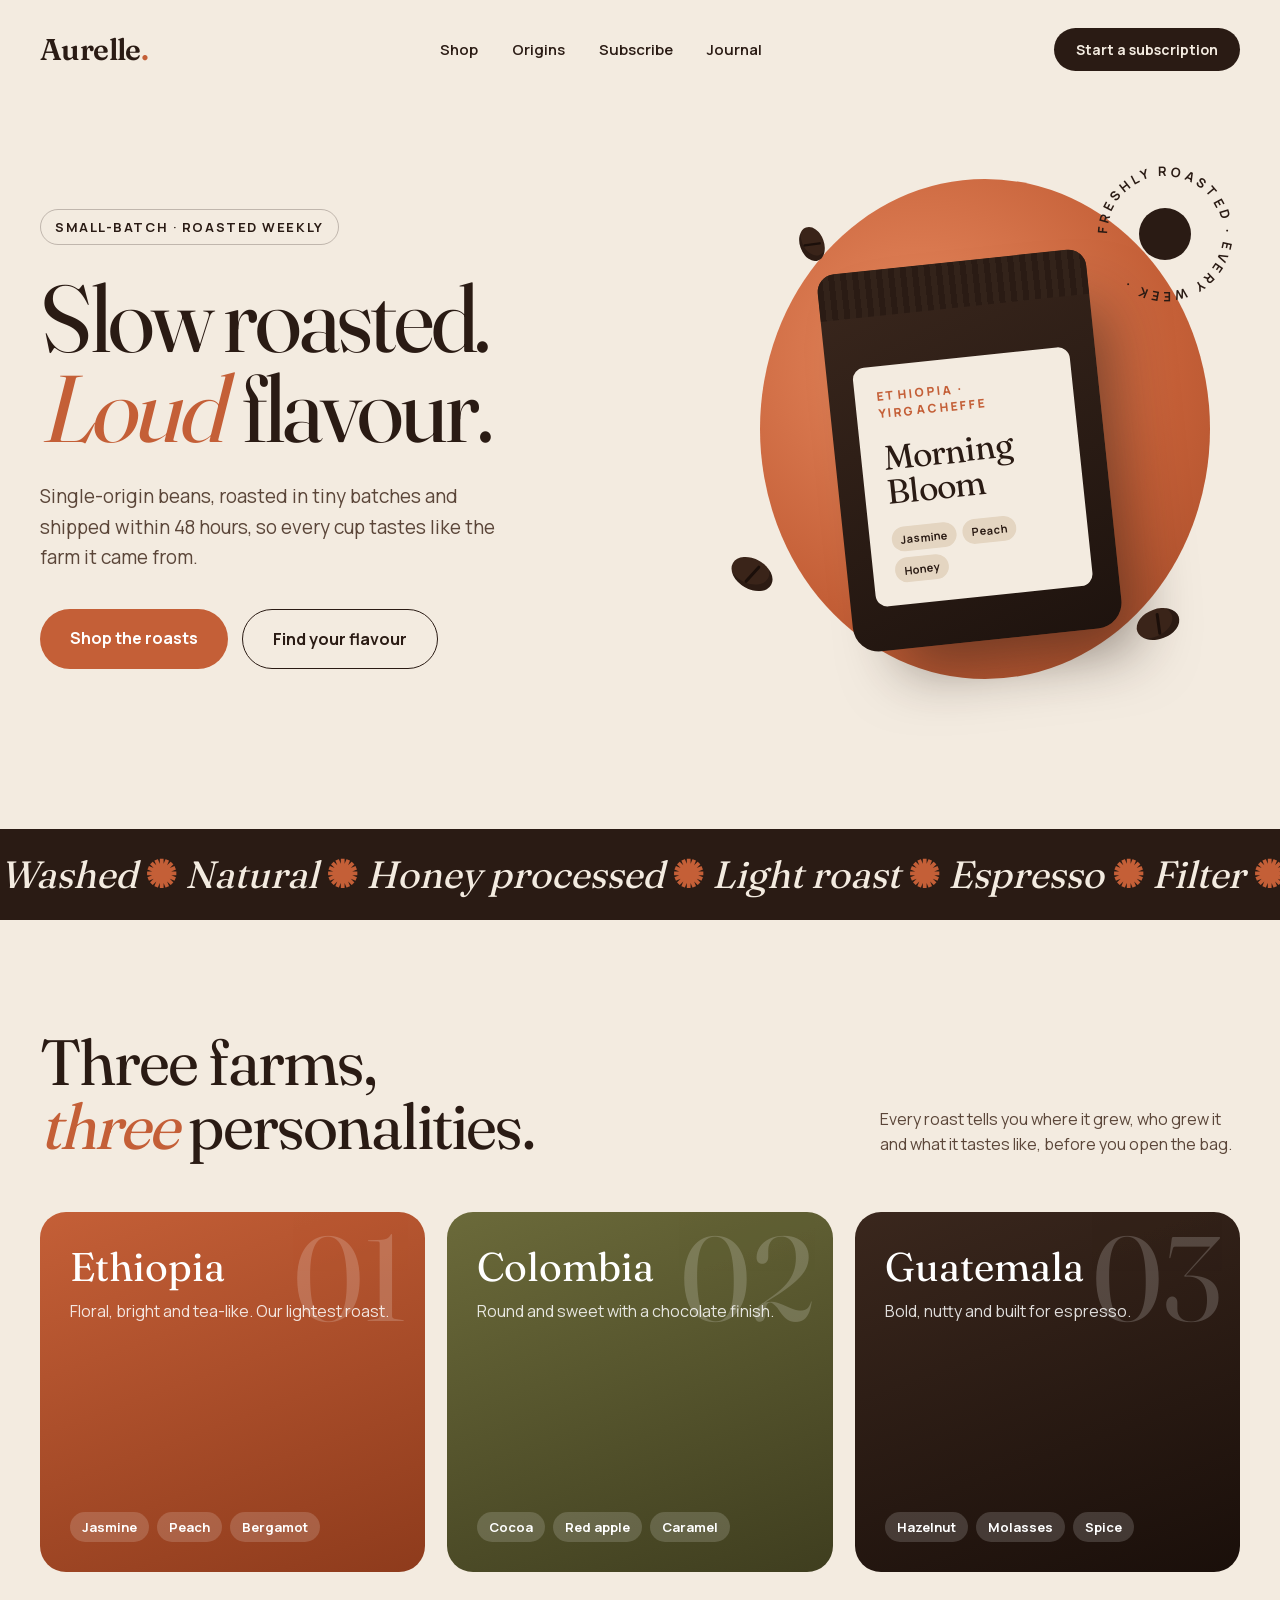
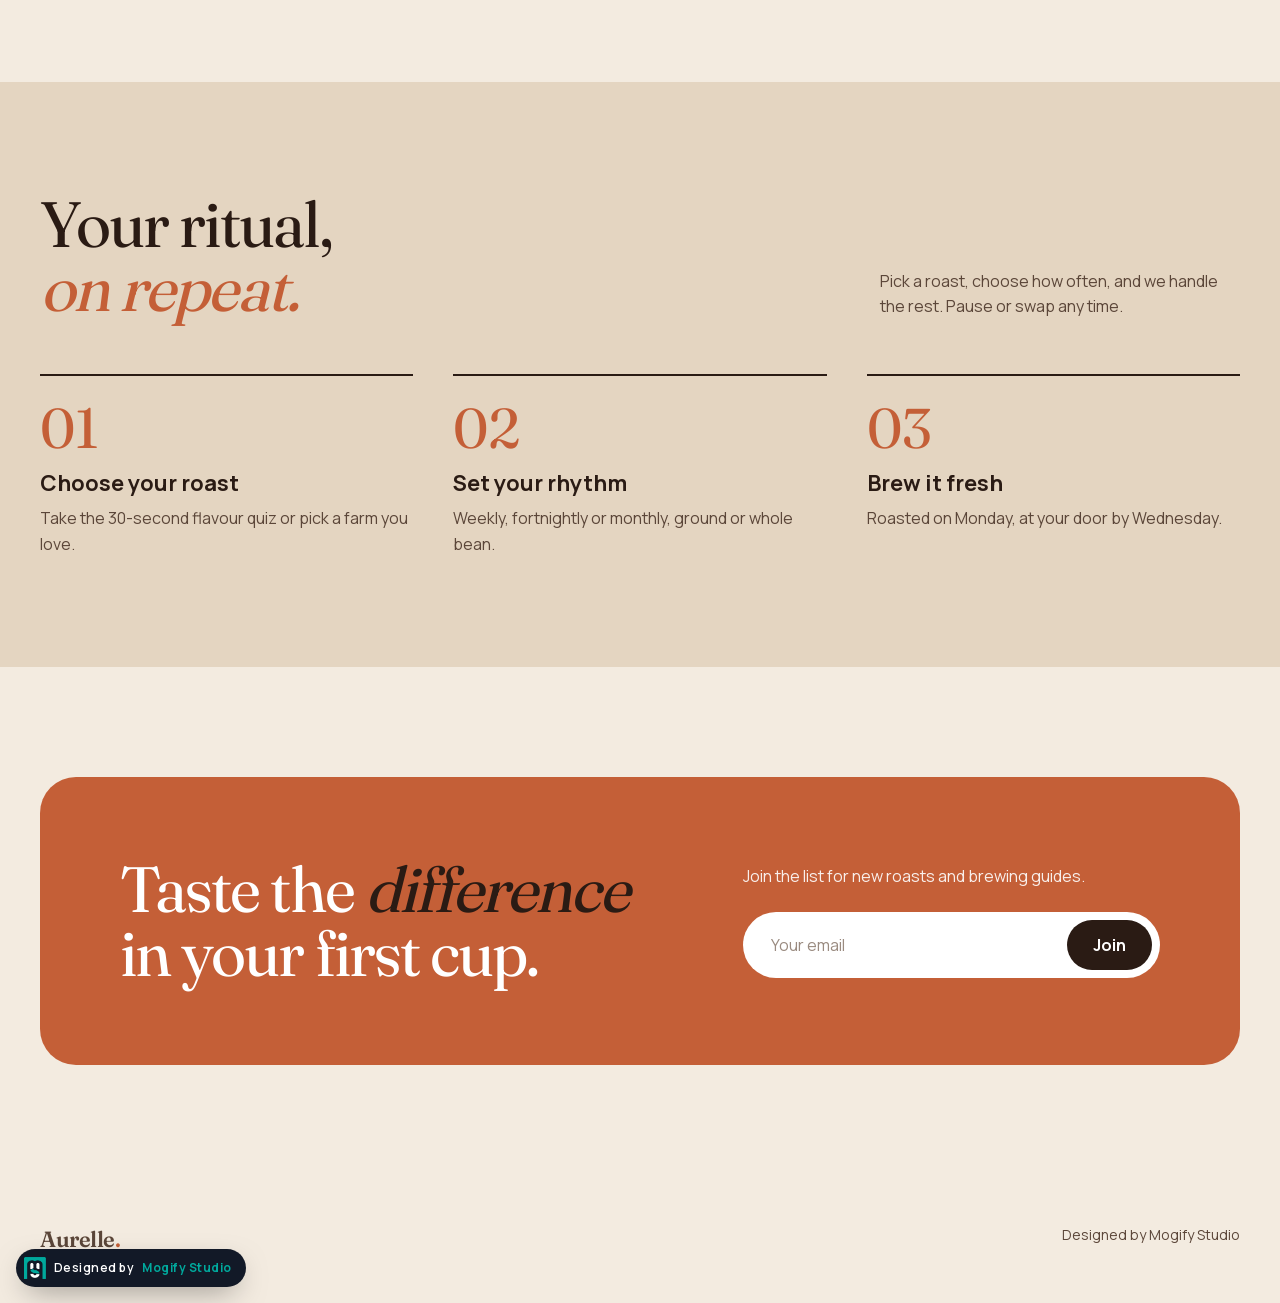
<file: work/aurelle-coffee.html>
<!doctype html><html lang="en"><head><meta charset="utf-8"><meta name="viewport" content="width=device-width, initial-scale=1">
<title>Aurelle Coffee Concept Website Design | Mogify Studio</title>
<meta name="description" content="Concept website design for a fictional specialty coffee roaster, designed and hand-coded by Mogify Studio, a web design agency in Karachi, Pakistan.">
<meta name="robots" content="index, follow, max-image-preview:large">
<meta name="author" content="Mogify Studio">
<link rel="canonical" href="https://mogifystudio.sites.tab.bot/work/aurelle-coffee">
<meta property="og:type" content="website">
<meta property="og:site_name" content="Mogify Studio">
<meta property="og:locale" content="en_US">
<meta property="og:url" content="https://mogifystudio.sites.tab.bot/work/aurelle-coffee">
<meta property="og:title" content="Aurelle Coffee Concept Website Design | Mogify Studio">
<meta property="og:description" content="Concept website design for a fictional specialty coffee roaster, designed and hand-coded by Mogify Studio, a web design agency in Karachi, Pakistan.">
<meta property="og:image" content="https://mogifystudio.sites.tab.bot/og.png">
<meta property="og:image:alt" content="Mogify Studio, web design and branding studio in Karachi">
<meta property="og:logo" content="https://mogifystudio.sites.tab.bot/logo.png">
<meta name="twitter:card" content="summary_large_image">
<meta name="twitter:site" content="@mogifystudio">
<meta name="twitter:title" content="Aurelle Coffee Concept Website Design | Mogify Studio">
<meta name="twitter:description" content="Concept website design for a fictional specialty coffee roaster, designed and hand-coded by Mogify Studio, a web design agency in Karachi, Pakistan.">
<meta name="twitter:image" content="https://mogifystudio.sites.tab.bot/og.png">
<meta name="twitter:image:alt" content="Mogify Studio, web design and branding studio in Karachi">
<script type="application/ld+json">{"@context": "https://schema.org", "@graph": [{"@type": "WebPage", "@id": "https://mogifystudio.sites.tab.bot/work/aurelle-coffee#webpage", "url": "https://mogifystudio.sites.tab.bot/work/aurelle-coffee", "name": "Aurelle Coffee Concept Website Design | Mogify Studio", "description": "Concept website design for a fictional specialty coffee roaster, designed and hand-coded by Mogify Studio, a web design agency in Karachi, Pakistan.", "isPartOf": {"@type": "WebSite", "@id": "https://mogifystudio.sites.tab.bot/#website", "name": "Mogify Studio", "url": "https://mogifystudio.sites.tab.bot/"}, "primaryImageOfPage": {"@type": "ImageObject", "url": "https://mogifystudio.sites.tab.bot/assets/img/web/aurelle-coffee.webp"}, "inLanguage": "en", "mainEntity": {"@id": "https://mogifystudio.sites.tab.bot/work/aurelle-coffee#work"}}, {"@type": "CreativeWork", "@id": "https://mogifystudio.sites.tab.bot/work/aurelle-coffee#work", "name": "Aurelle Coffee Roasters (concept website)", "description": "Concept website design for a fictional specialty coffee roaster, designed and hand-coded by Mogify Studio, a web design agency in Karachi, Pakistan.", "url": "https://mogifystudio.sites.tab.bot/work/aurelle-coffee", "image": "https://mogifystudio.sites.tab.bot/assets/img/web/aurelle-coffee.webp", "creator": {"@type": "Organization", "@id": "https://mogifystudio.sites.tab.bot/#org", "name": "Mogify Studio", "url": "https://mogifystudio.sites.tab.bot/"}, "genre": "Web design", "inLanguage": "en"}, {"@type": "BreadcrumbList", "itemListElement": [{"@type": "ListItem", "position": 1, "name": "Mogify Studio", "item": "https://mogifystudio.sites.tab.bot/"}, {"@type": "ListItem", "position": 2, "name": "Work", "item": "https://mogifystudio.sites.tab.bot/#work"}, {"@type": "ListItem", "position": 3, "name": "Aurelle Coffee Roasters", "item": "https://mogifystudio.sites.tab.bot/work/aurelle-coffee"}]}]}</script>
<link rel="icon" href="../favicon.ico" sizes="any">
<link rel="icon" type="image/png" sizes="48x48" href="../favicon-48.png">
<link rel="icon" type="image/png" sizes="96x96" href="../favicon-96.png">
<link rel="icon" type="image/png" sizes="192x192" href="../favicon-192.png">
<link rel="icon" type="image/png" sizes="512x512" href="../favicon-512.png">
<link rel="apple-touch-icon" href="../apple-touch-icon.png">
<meta name="theme-color" content="#121927">
<style>@font-face{font-family:"Manrope";font-weight:200 800;font-display:swap;src:url(../assets/fonts/manrope-latin.woff2) format("woff2")}
@font-face{font-family:"Fraunces";font-weight:300 700;font-display:swap;src:url(fonts/Fraunces.woff2) format("woff2")}
@font-face{font-family:"Space Grotesk";font-weight:400 700;font-display:swap;src:url(fonts/SpaceGrotesk.woff2) format("woff2")}
@font-face{font-family:"Inter";font-weight:400 700;font-display:swap;src:url(fonts/Inter.woff2) format("woff2")}
*,*::before,*::after{box-sizing:border-box}body{margin:0;-webkit-font-smoothing:antialiased}img,svg{display:block;max-width:100%}a{color:inherit;text-decoration:none}h1,h2,h3,p{margin:0}ul{list-style:none;margin:0;padding:0}.mg-rib{position:absolute;left:16px;bottom:16px;z-index:50;display:flex;align-items:center;gap:8px;padding:8px 14px 8px 8px;border-radius:99px;background:#121927;color:#fff;font:600 12px/1 "Manrope",system-ui,sans-serif;letter-spacing:.04em;text-decoration:none;box-shadow:0 10px 30px -10px rgba(0,0,0,.5)}.mg-rib img{width:22px;height:22px}.mg-rib b{color:#00A99D}
:root{--cream:#f3ebe0;--esp:#2a1b14;--terra:#c45f37;--sand:#e4d5c1;--olive:#6b6a3a}
body{background:var(--cream);color:var(--esp);font-family:"Manrope",sans-serif}
.w{max-width:1280px;margin:0 auto;padding:0 40px}
nav{display:flex;align-items:center;justify-content:space-between;padding:28px 0}
.logo{font-family:"Fraunces",serif;font-size:30px;font-weight:600;letter-spacing:-.02em}
.logo i{color:var(--terra);font-style:normal}
nav ul{display:flex;gap:34px;font-weight:600;font-size:15px}
.nbtn{padding:12px 22px;border-radius:99px;background:var(--esp);color:var(--cream);font-weight:700;font-size:14px}
.hero{display:grid;grid-template-columns:1.15fr 1fr;gap:40px;align-items:center;padding:40px 0 90px}
.tag{display:inline-block;padding:8px 14px;border:1px solid rgba(42,27,20,.25);border-radius:99px;font-size:13px;font-weight:700;letter-spacing:.12em;text-transform:uppercase;margin-bottom:28px}
h1{font-family:"Fraunces",serif;font-weight:400;font-size:clamp(54px,7.4vw,112px);line-height:.95;letter-spacing:-.035em}
h1 em{font-style:italic;color:var(--terra);padding-right:.1em}
.lead{font-size:19px;line-height:1.6;max-width:44ch;margin:28px 0 36px;color:#5b4639}
.btns{display:flex;gap:14px}
.b1{padding:18px 30px;border-radius:99px;background:var(--terra);color:#fff;font-weight:700}
.b2{padding:18px 30px;border-radius:99px;border:1.5px solid var(--esp);font-weight:700}
.stage{position:relative;height:600px}
.sun{position:absolute;inset:40px 30px 60px 60px;border-radius:50%;background:radial-gradient(circle at 35% 35%,#e7895f,var(--terra) 60%,#a44a28)}
.bag{position:absolute;left:50%;top:52%;width:270px;height:380px;transform:translate(-50%,-50%) rotate(-6deg);border-radius:18px 18px 26px 26px;background:linear-gradient(160deg,#3a271d,#1e130e);box-shadow:30px 40px 60px -20px rgba(42,27,20,.55);overflow:hidden}
.bag::before{content:"";position:absolute;left:0;right:0;top:0;height:46px;background:repeating-linear-gradient(90deg,#2a1b14 0 6px,#33231a 6px 12px)}
.label{position:absolute;left:26px;right:26px;top:96px;bottom:44px;border-radius:12px;background:var(--cream);padding:22px;display:flex;flex-direction:column;justify-content:space-between}
.label .n{font-family:"Fraunces",serif;font-size:34px;line-height:1;letter-spacing:-.02em}
.label .o{font-size:12px;font-weight:800;letter-spacing:.18em;text-transform:uppercase;color:var(--terra)}
.label .notes{display:flex;gap:6px;flex-wrap:wrap}.label .notes span{font-size:11px;font-weight:700;padding:5px 9px;border-radius:99px;background:var(--sand)}
.badge{position:absolute;right:0;top:20px;width:150px;height:150px;animation:spin 18s linear infinite}
.badge text{font:700 13px "Manrope";letter-spacing:.24em;fill:var(--esp)}
@keyframes spin{to{transform:rotate(360deg)}}
.bean{position:absolute;width:44px;height:30px;border-radius:50%;background:#3a2419;box-shadow:inset -6px -4px 0 rgba(0,0,0,.25)}
.bean::after{content:"";position:absolute;left:50%;top:4px;bottom:4px;width:3px;margin-left:-1.5px;border-radius:3px;background:#1b0f0a;transform:rotate(12deg)}
.marq{background:var(--esp);color:var(--cream);padding:22px 0;overflow:hidden;white-space:nowrap;font-family:"Fraunces",serif;font-size:38px;font-style:italic}
.marq span{display:inline-block;padding-right:40px}.marq b{color:var(--terra);font-style:normal}
section{padding:110px 0}
.h2{font-family:"Fraunces",serif;font-size:64px;font-weight:400;letter-spacing:-.03em;line-height:1}
.h2 em{font-style:italic;color:var(--terra)}
.head{display:flex;justify-content:space-between;align-items:end;margin-bottom:54px;gap:30px}
.head p{max-width:40ch;color:#5b4639;line-height:1.6}
.origins{display:grid;grid-template-columns:repeat(3,1fr);gap:22px}
.og{border-radius:26px;padding:30px;min-height:360px;display:flex;flex-direction:column;justify-content:space-between;color:#fff;position:relative;overflow:hidden}
.og:nth-child(1){background:linear-gradient(160deg,#c45f37,#8e3b1c)}.og:nth-child(2){background:linear-gradient(160deg,#6b6a3a,#3f3e1f)}.og:nth-child(3){background:linear-gradient(160deg,#3a271d,#1a0f0a)}
.og .num{font-family:"Fraunces",serif;font-size:120px;line-height:.8;opacity:.18;position:absolute;right:18px;top:18px}
.og h3{font-family:"Fraunces",serif;font-size:40px;font-weight:400}
.og p{opacity:.85;line-height:1.5;margin-top:8px}
.og ul{display:flex;gap:8px;flex-wrap:wrap;margin-top:20px}.og li{padding:6px 12px;border-radius:99px;background:rgba(255,255,255,.16);font-size:13px;font-weight:700}
.alt{background:var(--sand)}
.steps{display:grid;grid-template-columns:repeat(3,1fr);gap:40px;counter-reset:s}
.st{border-top:2px solid var(--esp);padding-top:24px}
.st b{font-family:"Fraunces",serif;font-size:56px;font-weight:400;color:var(--terra);display:block;line-height:1;margin-bottom:12px}
.st h3{font-size:22px;margin-bottom:8px}.st p{color:#5b4639;line-height:1.6}
.cta{background:var(--terra);color:#fff;border-radius:36px;padding:80px;display:grid;grid-template-columns:1.4fr 1fr;gap:40px;align-items:center}
.cta .h2 em{color:var(--esp)}
.form{display:flex;background:#fff;border-radius:99px;padding:8px}.form span{flex:1;padding:14px 20px;color:#9a8b80}.form b{padding:14px 26px;border-radius:99px;background:var(--esp);color:#fff}
footer{padding:50px 0;display:flex;justify-content:space-between;font-size:14px;color:#5b4639}
body{position:relative}</style></head><body><div class="w">
<nav><span class="logo">Aurelle<i>.</i></span><ul><li>Shop</li><li>Origins</li><li>Subscribe</li><li>Journal</li></ul><span class="nbtn">Start a subscription</span></nav>
<div class="hero"><div><span class="tag">Small-batch · Roasted weekly</span><h1>Slow roasted.<br><em>Loud</em> flavour.</h1><p class="lead">Single-origin beans, roasted in tiny batches and shipped within 48 hours, so every cup tastes like the farm it came from.</p><div class="btns"><span class="b1">Shop the roasts</span><span class="b2">Find your flavour</span></div></div>
<div class="stage"><div class="sun"></div>
<svg class="badge" viewBox="0 0 150 150"><defs><path id="c" d="M75 75m-58 0a58 58 0 1 1 116 0a58 58 0 1 1 -116 0"/></defs><text><textPath href="#c">FRESHLY ROASTED · EVERY WEEK · </textPath></text><circle cx="75" cy="75" r="26" fill="#2a1b14"/></svg>
<div class="bag"><div class="label"><span class="o">Ethiopia · Yirgacheffe</span><span class="n">Morning<br>Bloom</span><div class="notes"><span>Jasmine</span><span>Peach</span><span>Honey</span></div></div></div>
<span class="bean" style="left:30px;top:420px;transform:rotate(30deg)"></span><span class="bean" style="right:60px;top:470px;transform:rotate(-20deg)"></span><span class="bean" style="left:90px;top:90px;transform:rotate(70deg) scale(.8)"></span></div></div></div>
<div class="marq"><span>Washed <b>✺</b> Natural <b>✺</b> Honey processed <b>✺</b> Light roast <b>✺</b> Espresso <b>✺</b> Filter <b>✺</b> Washed <b>✺</b> Natural <b>✺</b> Honey processed <b>✺</b></span></div>
<section><div class="w"><div class="head"><h2 class="h2">Three farms,<br><em>three</em> personalities.</h2><p>Every roast tells you where it grew, who grew it and what it tastes like, before you open the bag.</p></div>
<div class="origins"><div class="og"><span class="num">01</span><div><h3>Ethiopia</h3><p>Floral, bright and tea-like. Our lightest roast.</p></div><ul><li>Jasmine</li><li>Peach</li><li>Bergamot</li></ul></div>
<div class="og"><span class="num">02</span><div><h3>Colombia</h3><p>Round and sweet with a chocolate finish.</p></div><ul><li>Cocoa</li><li>Red apple</li><li>Caramel</li></ul></div>
<div class="og"><span class="num">03</span><div><h3>Guatemala</h3><p>Bold, nutty and built for espresso.</p></div><ul><li>Hazelnut</li><li>Molasses</li><li>Spice</li></ul></div></div></div></section>
<section class="alt"><div class="w"><div class="head"><h2 class="h2">Your ritual,<br><em>on repeat.</em></h2><p>Pick a roast, choose how often, and we handle the rest. Pause or swap any time.</p></div>
<div class="steps"><div class="st"><b>01</b><h3>Choose your roast</h3><p>Take the 30-second flavour quiz or pick a farm you love.</p></div><div class="st"><b>02</b><h3>Set your rhythm</h3><p>Weekly, fortnightly or monthly, ground or whole bean.</p></div><div class="st"><b>03</b><h3>Brew it fresh</h3><p>Roasted on Monday, at your door by Wednesday.</p></div></div></div></section>
<section><div class="w"><div class="cta"><h2 class="h2">Taste the <em>difference</em><br>in your first cup.</h2><div><p style="margin-bottom:22px;line-height:1.6;opacity:.9">Join the list for new roasts and brewing guides.</p><div class="form"><span>Your email</span><b>Join</b></div></div></div></div></section>
<div class="w"><footer><span class="logo" style="font-size:22px">Aurelle<i>.</i></span><span>Designed by Mogify Studio</span></footer></div>
<a class="mg-rib" href="../#work" title="Designed by Mogify Studio, web design agency in Karachi"><img src="../assets/brand/mogify-mark-w.png" alt="Mogify Studio logo" width="22" height="22">Designed by <b>Mogify Studio</b></a></body></html>
</file>
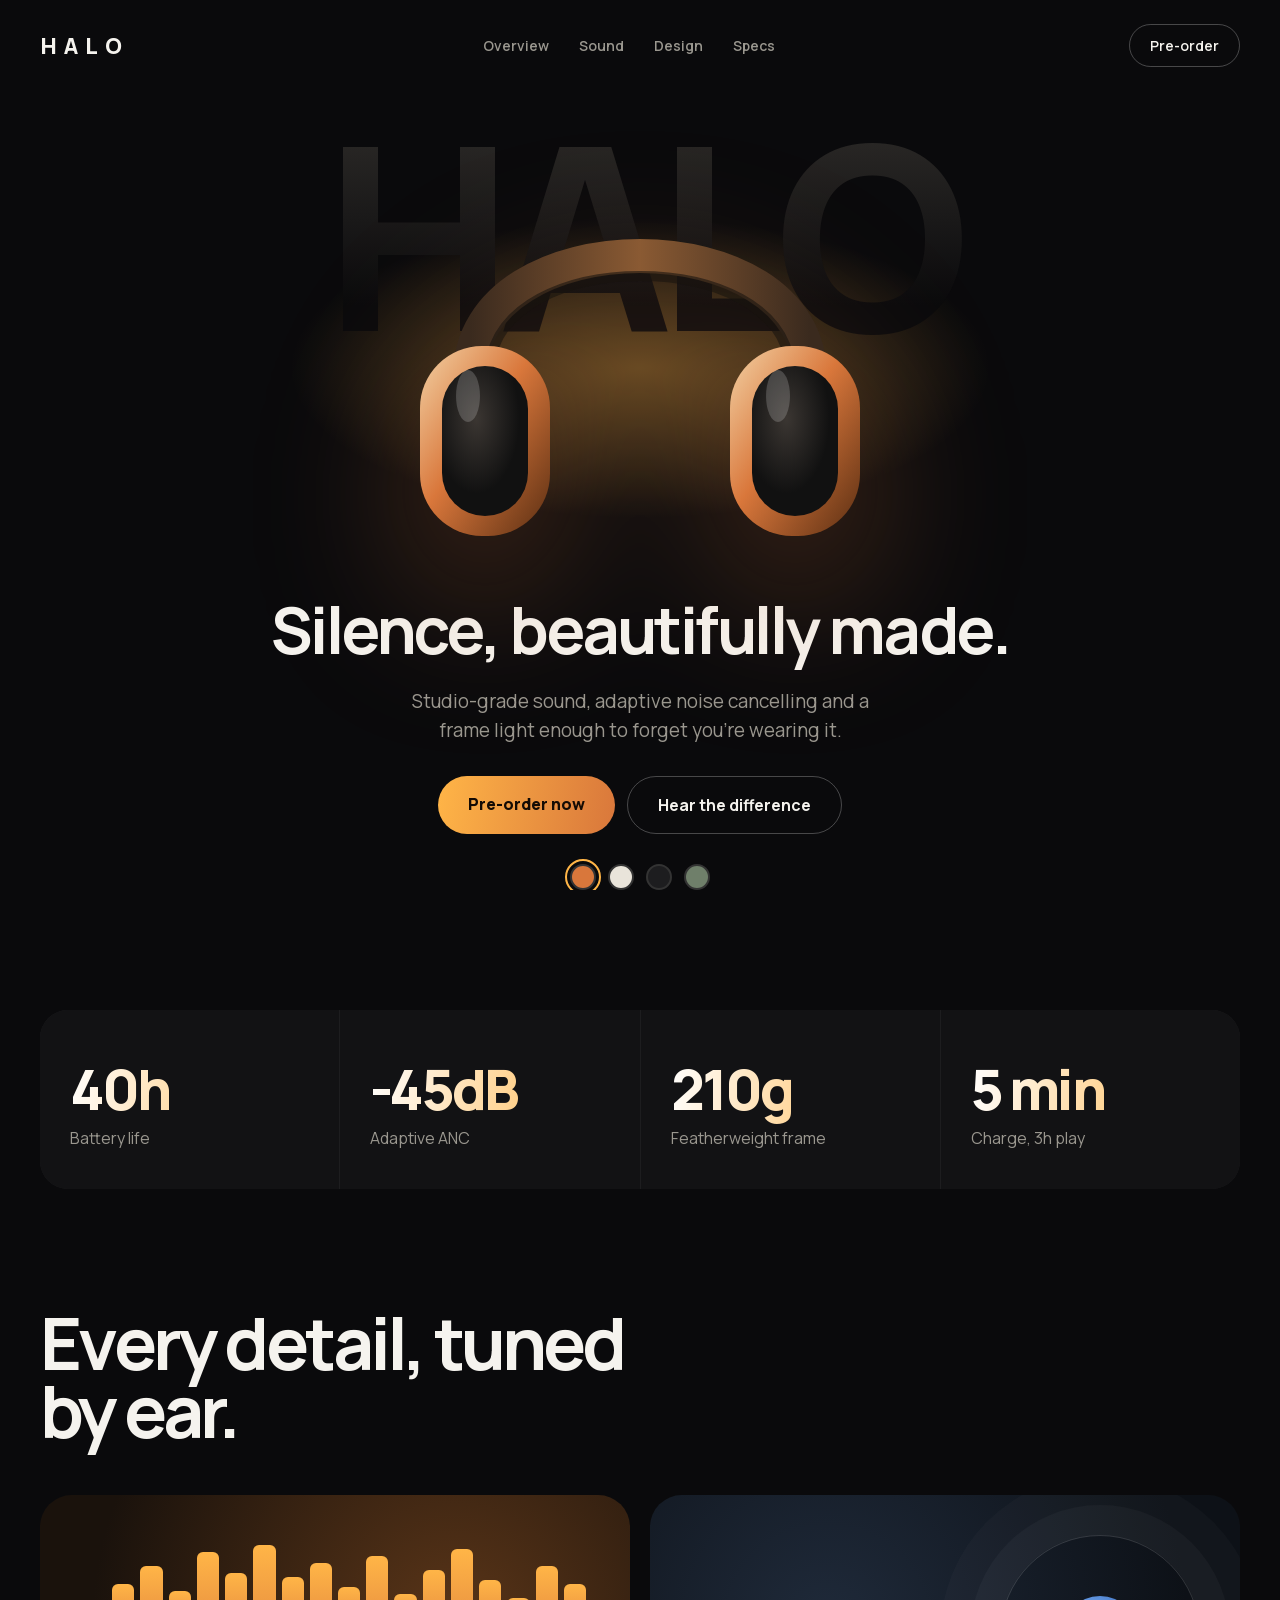
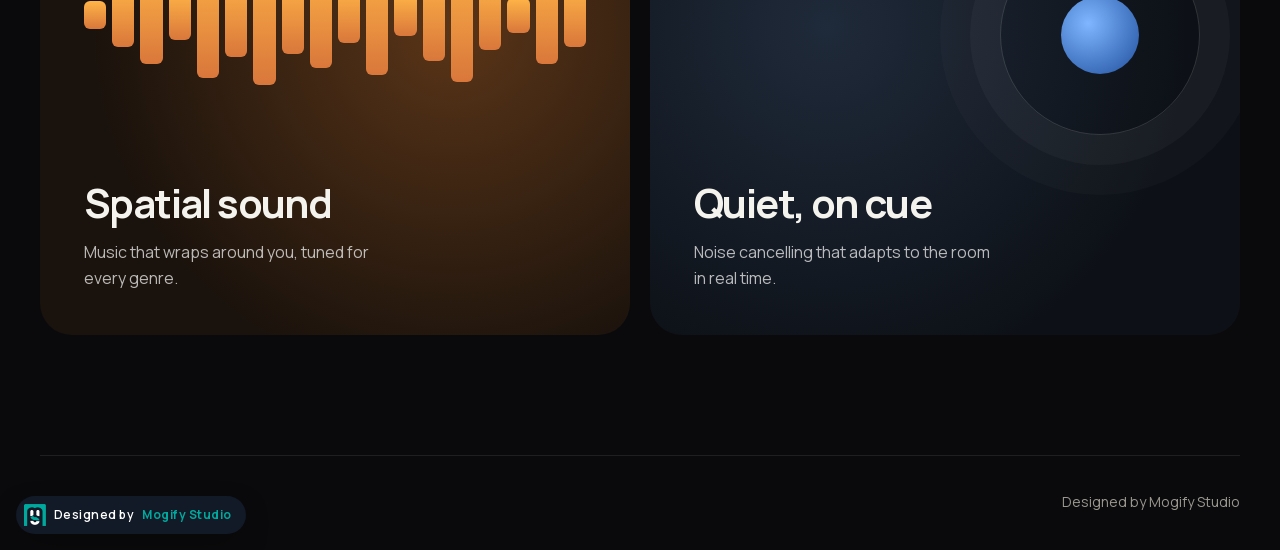
<file: work/halo-audio.html>
<!doctype html><html lang="en"><head><meta charset="utf-8"><meta name="viewport" content="width=device-width, initial-scale=1">
<title>Halo Audio Concept Product Launch Page | Mogify Studio</title>
<meta name="description" content="Concept product launch page for fictional Halo headphones, designed and hand-coded by Mogify Studio, a web design agency in Karachi, Pakistan.">
<meta name="robots" content="index, follow, max-image-preview:large">
<meta name="author" content="Mogify Studio">
<link rel="canonical" href="https://mogifystudio.sites.tab.bot/work/halo-audio">
<meta property="og:type" content="website">
<meta property="og:site_name" content="Mogify Studio">
<meta property="og:locale" content="en_US">
<meta property="og:url" content="https://mogifystudio.sites.tab.bot/work/halo-audio">
<meta property="og:title" content="Halo Audio Concept Product Launch Page | Mogify Studio">
<meta property="og:description" content="Concept product launch page for fictional Halo headphones, designed and hand-coded by Mogify Studio, a web design agency in Karachi, Pakistan.">
<meta property="og:image" content="https://mogifystudio.sites.tab.bot/og.png">
<meta property="og:image:alt" content="Mogify Studio, web design and branding studio in Karachi">
<meta property="og:logo" content="https://mogifystudio.sites.tab.bot/logo.png">
<meta name="twitter:card" content="summary_large_image">
<meta name="twitter:site" content="@mogifystudio">
<meta name="twitter:title" content="Halo Audio Concept Product Launch Page | Mogify Studio">
<meta name="twitter:description" content="Concept product launch page for fictional Halo headphones, designed and hand-coded by Mogify Studio, a web design agency in Karachi, Pakistan.">
<meta name="twitter:image" content="https://mogifystudio.sites.tab.bot/og.png">
<meta name="twitter:image:alt" content="Mogify Studio, web design and branding studio in Karachi">
<script type="application/ld+json">{"@context": "https://schema.org", "@graph": [{"@type": "WebPage", "@id": "https://mogifystudio.sites.tab.bot/work/halo-audio#webpage", "url": "https://mogifystudio.sites.tab.bot/work/halo-audio", "name": "Halo Audio Concept Product Launch Page | Mogify Studio", "description": "Concept product launch page for fictional Halo headphones, designed and hand-coded by Mogify Studio, a web design agency in Karachi, Pakistan.", "isPartOf": {"@type": "WebSite", "@id": "https://mogifystudio.sites.tab.bot/#website", "name": "Mogify Studio", "url": "https://mogifystudio.sites.tab.bot/"}, "primaryImageOfPage": {"@type": "ImageObject", "url": "https://mogifystudio.sites.tab.bot/assets/img/web/halo-audio.webp"}, "inLanguage": "en", "mainEntity": {"@id": "https://mogifystudio.sites.tab.bot/work/halo-audio#work"}}, {"@type": "CreativeWork", "@id": "https://mogifystudio.sites.tab.bot/work/halo-audio#work", "name": "Halo Audio (concept website)", "description": "Concept product launch page for fictional Halo headphones, designed and hand-coded by Mogify Studio, a web design agency in Karachi, Pakistan.", "url": "https://mogifystudio.sites.tab.bot/work/halo-audio", "image": "https://mogifystudio.sites.tab.bot/assets/img/web/halo-audio.webp", "creator": {"@type": "Organization", "@id": "https://mogifystudio.sites.tab.bot/#org", "name": "Mogify Studio", "url": "https://mogifystudio.sites.tab.bot/"}, "genre": "Web design", "inLanguage": "en"}, {"@type": "BreadcrumbList", "itemListElement": [{"@type": "ListItem", "position": 1, "name": "Mogify Studio", "item": "https://mogifystudio.sites.tab.bot/"}, {"@type": "ListItem", "position": 2, "name": "Work", "item": "https://mogifystudio.sites.tab.bot/#work"}, {"@type": "ListItem", "position": 3, "name": "Halo Audio", "item": "https://mogifystudio.sites.tab.bot/work/halo-audio"}]}]}</script>
<link rel="icon" href="../favicon.ico" sizes="any">
<link rel="icon" type="image/png" sizes="48x48" href="../favicon-48.png">
<link rel="icon" type="image/png" sizes="96x96" href="../favicon-96.png">
<link rel="icon" type="image/png" sizes="192x192" href="../favicon-192.png">
<link rel="icon" type="image/png" sizes="512x512" href="../favicon-512.png">
<link rel="apple-touch-icon" href="../apple-touch-icon.png">
<meta name="theme-color" content="#121927">
<style>@font-face{font-family:"Manrope";font-weight:200 800;font-display:swap;src:url(../assets/fonts/manrope-latin.woff2) format("woff2")}
@font-face{font-family:"Fraunces";font-weight:300 700;font-display:swap;src:url(fonts/Fraunces.woff2) format("woff2")}
@font-face{font-family:"Space Grotesk";font-weight:400 700;font-display:swap;src:url(fonts/SpaceGrotesk.woff2) format("woff2")}
@font-face{font-family:"Inter";font-weight:400 700;font-display:swap;src:url(fonts/Inter.woff2) format("woff2")}
*,*::before,*::after{box-sizing:border-box}body{margin:0;-webkit-font-smoothing:antialiased}img,svg{display:block;max-width:100%}a{color:inherit;text-decoration:none}h1,h2,h3,p{margin:0}ul{list-style:none;margin:0;padding:0}.mg-rib{position:absolute;left:16px;bottom:16px;z-index:50;display:flex;align-items:center;gap:8px;padding:8px 14px 8px 8px;border-radius:99px;background:#121927;color:#fff;font:600 12px/1 "Manrope",system-ui,sans-serif;letter-spacing:.04em;text-decoration:none;box-shadow:0 10px 30px -10px rgba(0,0,0,.5)}.mg-rib img{width:22px;height:22px}.mg-rib b{color:#00A99D}
:root{--bg:#0a0a0c;--ink:#f5f3ee;--mut:#9a978f;--amber:#ffb547;--copper:#d9773b}
body{background:var(--bg);color:var(--ink);font-family:"Manrope",sans-serif}
.w{max-width:1280px;margin:0 auto;padding:0 40px}
nav{display:flex;justify-content:space-between;align-items:center;padding:24px 0;font-size:14px;font-weight:600}
nav ul{display:flex;gap:30px;color:var(--mut)}
.logo{font-weight:800;font-size:22px;letter-spacing:.32em}
.buy{padding:11px 20px;border-radius:99px;border:1px solid rgba(255,255,255,.25)}
.hero{position:relative;text-align:center;padding:40px 0 0;overflow:hidden}
.big{font-size:clamp(120px,20vw,300px);font-weight:800;letter-spacing:-.06em;line-height:.8;background:linear-gradient(180deg,#2a2826,#0a0a0c 85%);-webkit-background-clip:text;background-clip:text;color:transparent;user-select:none}
.hp{position:relative;width:520px;margin:-210px auto 0}
.hp svg{width:100%;filter:drop-shadow(0 60px 80px rgba(217,119,59,.35))}
.glow{position:absolute;left:50%;top:55%;width:700px;height:300px;transform:translate(-50%,-50%);background:radial-gradient(closest-side,rgba(255,181,71,.35),transparent);z-index:-1}
.hero h1{font-size:64px;letter-spacing:-.04em;margin-top:20px}
.hero p{color:var(--mut);font-size:19px;margin:14px auto 30px;max-width:44ch;line-height:1.55}
.btns{display:flex;justify-content:center;gap:12px}
.b1{padding:17px 30px;border-radius:99px;background:linear-gradient(100deg,var(--amber),var(--copper));color:#140b04;font-weight:800}
.b2{padding:17px 30px;border-radius:99px;border:1px solid rgba(255,255,255,.25);font-weight:700}
.sw{display:flex;justify-content:center;gap:12px;margin-top:30px}.sw i{width:26px;height:26px;border-radius:50%;border:2px solid #333}.sw i.on{outline:2px solid var(--amber);outline-offset:3px}
section{padding:120px 0}
.specs{display:grid;grid-template-columns:repeat(4,1fr);gap:1px;background:rgba(255,255,255,.08);border-radius:28px;overflow:hidden}
.sp{background:#121214;padding:40px 30px}
.sp b{display:block;font-size:56px;font-weight:800;letter-spacing:-.05em;background:linear-gradient(100deg,#fff,var(--amber));-webkit-background-clip:text;background-clip:text;color:transparent}
.sp span{color:var(--mut)}
.split{display:grid;grid-template-columns:1fr 1fr;gap:20px}
.panel{border-radius:32px;min-height:440px;padding:44px;display:flex;flex-direction:column;justify-content:flex-end;position:relative;overflow:hidden}
.panel h3{font-size:40px;letter-spacing:-.04em;margin-bottom:10px}.panel p{color:rgba(255,255,255,.7);max-width:34ch;line-height:1.6}
.p1{background:radial-gradient(circle at 70% 30%,#5a3518,#1a120c 70%)}
.p2{background:radial-gradient(circle at 30% 30%,#1f2a3a,#0d1117 70%)}
.eq{position:absolute;top:50px;left:44px;right:44px;display:flex;align-items:center;gap:6px;height:140px}.eq i{flex:1;border-radius:6px;background:linear-gradient(180deg,var(--amber),var(--copper))}
.anc{position:absolute;top:40px;right:40px;width:200px;height:200px;border-radius:50%;border:1px solid rgba(255,255,255,.15);box-shadow:0 0 0 30px rgba(255,255,255,.03),0 0 0 60px rgba(255,255,255,.02)}
.anc::after{content:"";position:absolute;inset:60px;border-radius:50%;background:radial-gradient(circle at 35% 35%,#7fb6ff,#1f4f9e)}
.h2{font-size:72px;letter-spacing:-.05em;line-height:.95;margin-bottom:50px;max-width:14ch}
footer{padding:36px 0;display:flex;justify-content:space-between;color:var(--mut);font-size:14px;border-top:1px solid #1f1f22}
body{position:relative}</style></head><body><div class="w">
<nav><span class="logo">HALO</span><ul><li>Overview</li><li>Sound</li><li>Design</li><li>Specs</li></ul><span class="buy">Pre-order</span></nav>
<div class="hero"><div class="big">HALO</div><div class="hp"><div class="glow"></div><svg viewBox="0 0 520 440" aria-hidden="true"><defs><linearGradient id="band" x1="0" x2="1"><stop offset="0" stop-color="#3a2a1e"/><stop offset=".5" stop-color="#8a5a33"/><stop offset="1" stop-color="#3a2a1e"/></linearGradient><linearGradient id="cup" x1="0" y1="0" x2="1" y2="1"><stop offset="0" stop-color="#f3d2a5"/><stop offset=".45" stop-color="#d9773b"/><stop offset="1" stop-color="#5a2e12"/></linearGradient><radialGradient id="pad" cx=".4" cy=".35"><stop offset="0" stop-color="#3b3632"/><stop offset="1" stop-color="#111"/></radialGradient></defs>
<path d="M90 250 C90 90 430 90 430 250" fill="none" stroke="url(#band)" stroke-width="34" stroke-linecap="round"/><path d="M110 240 C120 120 400 120 410 240" fill="none" stroke="#1a1410" stroke-width="10" stroke-linecap="round" opacity=".6"/>
<rect x="40" y="220" width="130" height="190" rx="62" fill="url(#cup)"/><rect x="62" y="240" width="86" height="150" rx="43" fill="url(#pad)"/><ellipse cx="88" cy="270" rx="12" ry="26" fill="#fff" opacity=".18"/>
<rect x="350" y="220" width="130" height="190" rx="62" fill="url(#cup)"/><rect x="372" y="240" width="86" height="150" rx="43" fill="url(#pad)"/><ellipse cx="398" cy="270" rx="12" ry="26" fill="#fff" opacity=".18"/></svg></div><h1>Silence, beautifully made.</h1><p>Studio-grade sound, adaptive noise cancelling and a frame light enough to forget you're wearing it.</p><div class="btns"><span class="b1">Pre-order now</span><span class="b2">Hear the difference</span></div><div class="sw"><i class="on" style="background:#d9773b"></i><i style="background:#e9e4da"></i><i style="background:#1d1d1f"></i><i style="background:#6f7f6a"></i></div></div>
<section><div class="specs"><div class="sp"><b>40h</b><span>Battery life</span></div><div class="sp"><b>-45dB</b><span>Adaptive ANC</span></div><div class="sp"><b>210g</b><span>Featherweight frame</span></div><div class="sp"><b>5 min</b><span>Charge, 3h play</span></div></div></section>
<section style="padding-top:0"><h2 class="h2">Every detail, tuned by ear.</h2><div class="split"><div class="panel p1"><div class="eq"><i style="height:20%"></i><i style="height:45%"></i><i style="height:70%"></i><i style="height:35%"></i><i style="height:90%"></i><i style="height:60%"></i><i style="height:100%"></i><i style="height:55%"></i><i style="height:75%"></i><i style="height:40%"></i><i style="height:85%"></i><i style="height:30%"></i><i style="height:65%"></i><i style="height:95%"></i><i style="height:50%"></i><i style="height:25%"></i><i style="height:70%"></i><i style="height:45%"></i></div><h3>Spatial sound</h3><p>Music that wraps around you, tuned for every genre.</p></div><div class="panel p2"><span class="anc"></span><h3>Quiet, on cue</h3><p>Noise cancelling that adapts to the room in real time.</p></div></div></section>
<footer><span class="logo" style="font-size:16px">HALO</span><span>Designed by Mogify Studio</span></footer></div>
<a class="mg-rib" href="../#work" title="Designed by Mogify Studio, web design agency in Karachi"><img src="../assets/brand/mogify-mark-w.png" alt="Mogify Studio logo" width="22" height="22">Designed by <b>Mogify Studio</b></a></body></html>
</file>
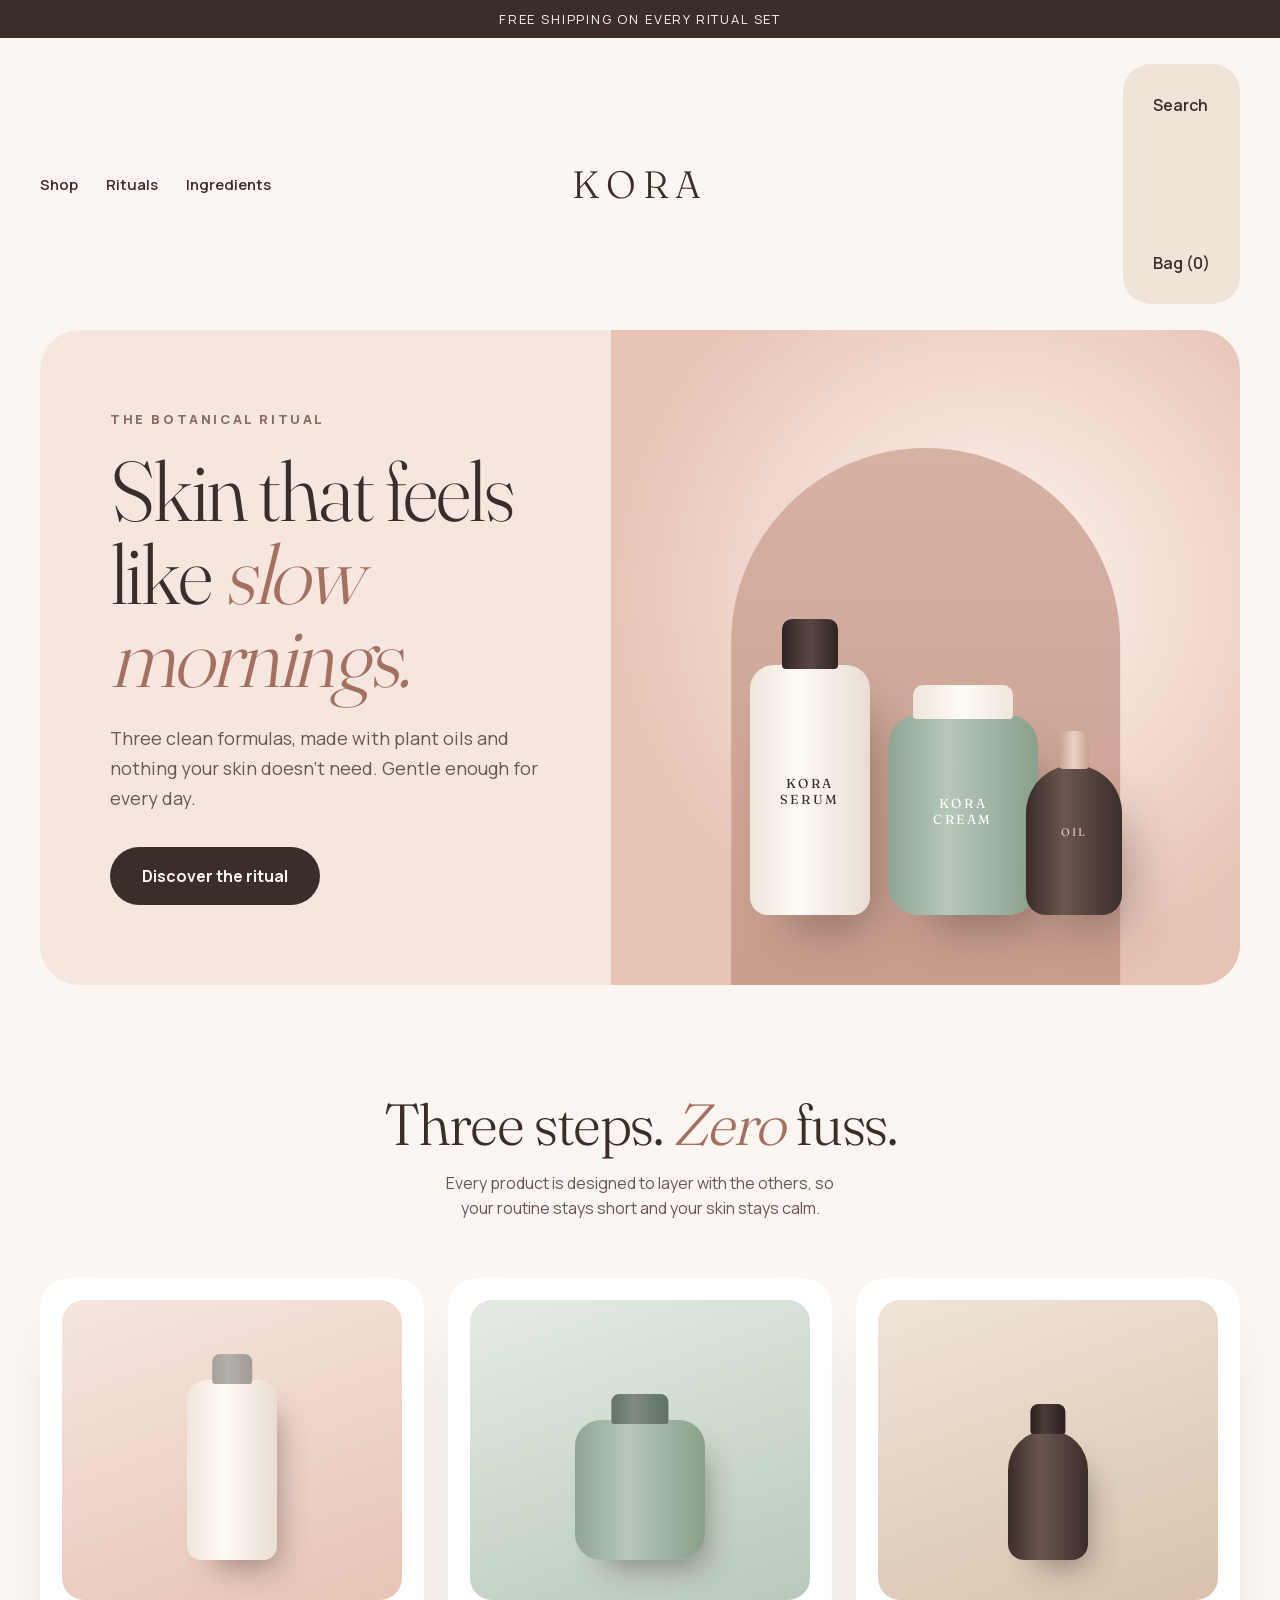
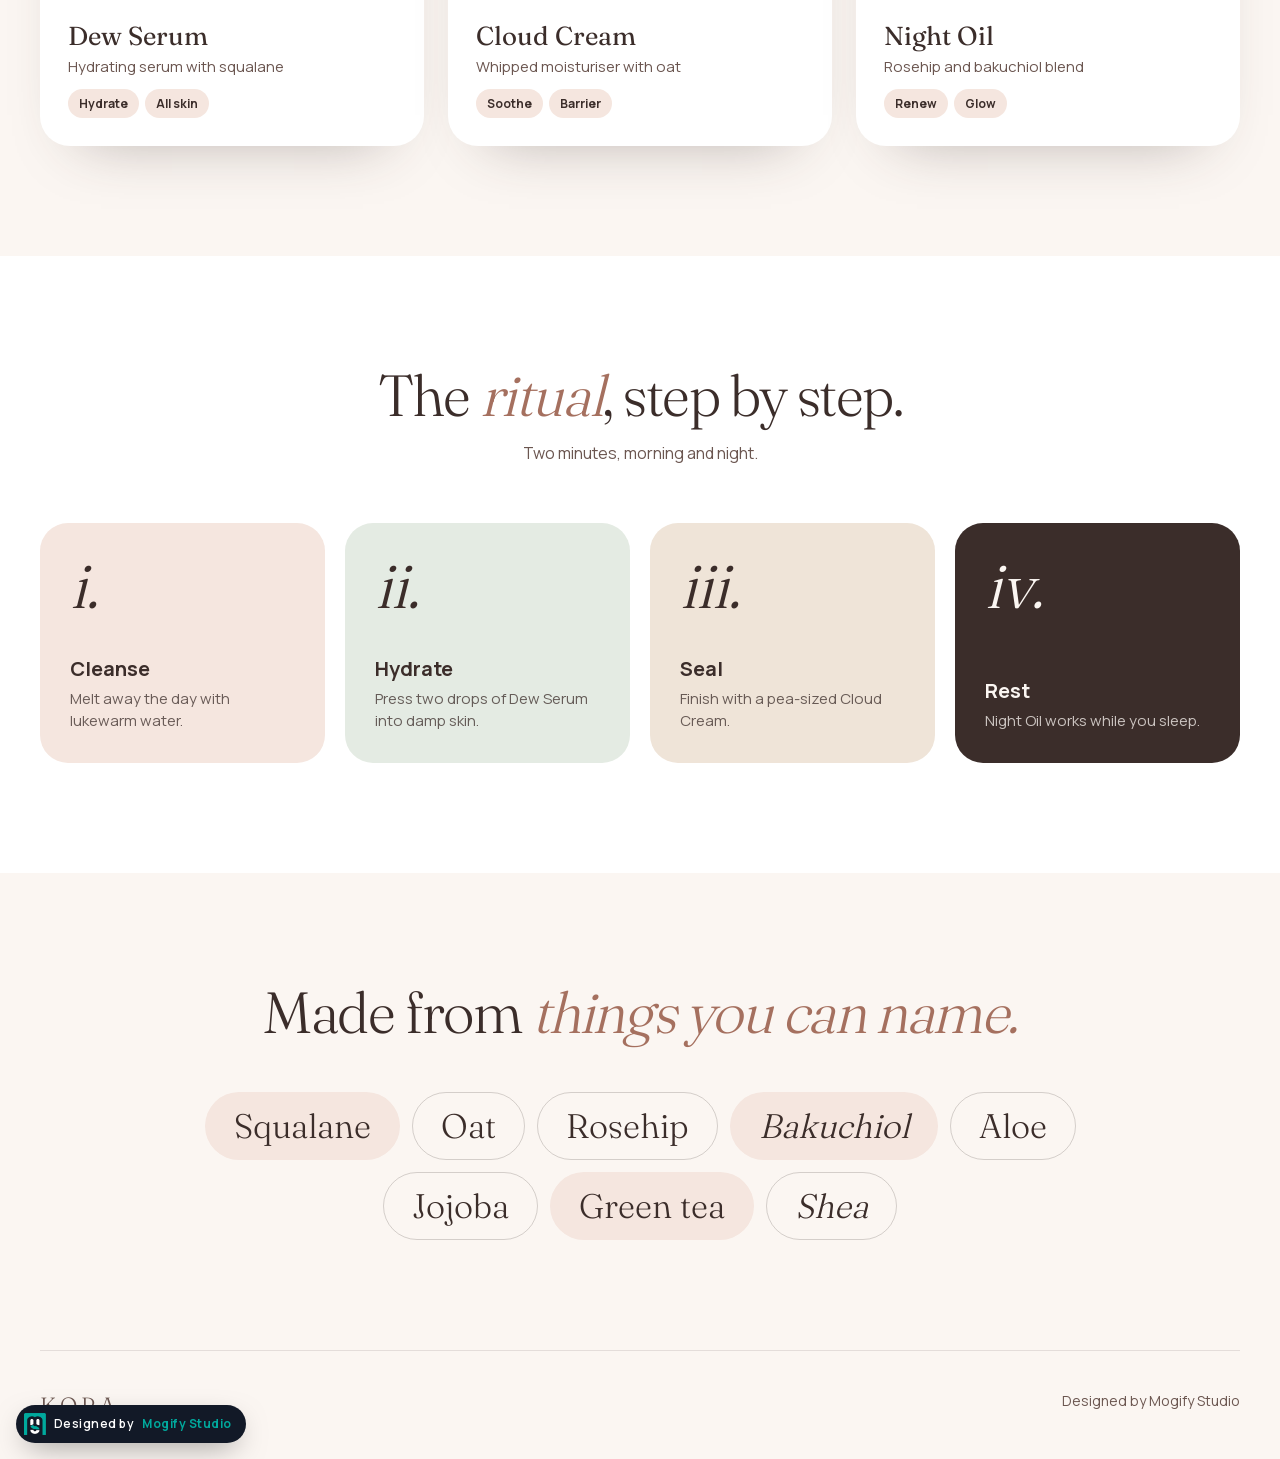
<file: work/kora-skincare.html>
<!doctype html><html lang="en"><head><meta charset="utf-8"><meta name="viewport" content="width=device-width, initial-scale=1">
<title>Kora Skincare Concept E-commerce Website | Mogify Studio</title>
<meta name="description" content="Concept e-commerce website for a fictional clean skincare brand, designed and hand-coded by Mogify Studio, a web design agency in Karachi, Pakistan.">
<meta name="robots" content="index, follow, max-image-preview:large">
<meta name="author" content="Mogify Studio">
<link rel="canonical" href="https://mogifystudio.sites.tab.bot/work/kora-skincare">
<meta property="og:type" content="website">
<meta property="og:site_name" content="Mogify Studio">
<meta property="og:locale" content="en_US">
<meta property="og:url" content="https://mogifystudio.sites.tab.bot/work/kora-skincare">
<meta property="og:title" content="Kora Skincare Concept E-commerce Website | Mogify Studio">
<meta property="og:description" content="Concept e-commerce website for a fictional clean skincare brand, designed and hand-coded by Mogify Studio, a web design agency in Karachi, Pakistan.">
<meta property="og:image" content="https://mogifystudio.sites.tab.bot/og.png">
<meta property="og:image:alt" content="Mogify Studio, web design and branding studio in Karachi">
<meta property="og:logo" content="https://mogifystudio.sites.tab.bot/logo.png">
<meta name="twitter:card" content="summary_large_image">
<meta name="twitter:site" content="@mogifystudio">
<meta name="twitter:title" content="Kora Skincare Concept E-commerce Website | Mogify Studio">
<meta name="twitter:description" content="Concept e-commerce website for a fictional clean skincare brand, designed and hand-coded by Mogify Studio, a web design agency in Karachi, Pakistan.">
<meta name="twitter:image" content="https://mogifystudio.sites.tab.bot/og.png">
<meta name="twitter:image:alt" content="Mogify Studio, web design and branding studio in Karachi">
<script type="application/ld+json">{"@context": "https://schema.org", "@graph": [{"@type": "WebPage", "@id": "https://mogifystudio.sites.tab.bot/work/kora-skincare#webpage", "url": "https://mogifystudio.sites.tab.bot/work/kora-skincare", "name": "Kora Skincare Concept E-commerce Website | Mogify Studio", "description": "Concept e-commerce website for a fictional clean skincare brand, designed and hand-coded by Mogify Studio, a web design agency in Karachi, Pakistan.", "isPartOf": {"@type": "WebSite", "@id": "https://mogifystudio.sites.tab.bot/#website", "name": "Mogify Studio", "url": "https://mogifystudio.sites.tab.bot/"}, "primaryImageOfPage": {"@type": "ImageObject", "url": "https://mogifystudio.sites.tab.bot/assets/img/web/kora-skincare.webp"}, "inLanguage": "en", "mainEntity": {"@id": "https://mogifystudio.sites.tab.bot/work/kora-skincare#work"}}, {"@type": "CreativeWork", "@id": "https://mogifystudio.sites.tab.bot/work/kora-skincare#work", "name": "Kora Clean Skincare (concept website)", "description": "Concept e-commerce website for a fictional clean skincare brand, designed and hand-coded by Mogify Studio, a web design agency in Karachi, Pakistan.", "url": "https://mogifystudio.sites.tab.bot/work/kora-skincare", "image": "https://mogifystudio.sites.tab.bot/assets/img/web/kora-skincare.webp", "creator": {"@type": "Organization", "@id": "https://mogifystudio.sites.tab.bot/#org", "name": "Mogify Studio", "url": "https://mogifystudio.sites.tab.bot/"}, "genre": "Web design", "inLanguage": "en"}, {"@type": "BreadcrumbList", "itemListElement": [{"@type": "ListItem", "position": 1, "name": "Mogify Studio", "item": "https://mogifystudio.sites.tab.bot/"}, {"@type": "ListItem", "position": 2, "name": "Work", "item": "https://mogifystudio.sites.tab.bot/#work"}, {"@type": "ListItem", "position": 3, "name": "Kora Clean Skincare", "item": "https://mogifystudio.sites.tab.bot/work/kora-skincare"}]}]}</script>
<link rel="icon" href="../favicon.ico" sizes="any">
<link rel="icon" type="image/png" sizes="48x48" href="../favicon-48.png">
<link rel="icon" type="image/png" sizes="96x96" href="../favicon-96.png">
<link rel="icon" type="image/png" sizes="192x192" href="../favicon-192.png">
<link rel="icon" type="image/png" sizes="512x512" href="../favicon-512.png">
<link rel="apple-touch-icon" href="../apple-touch-icon.png">
<meta name="theme-color" content="#121927">
<style>@font-face{font-family:"Manrope";font-weight:200 800;font-display:swap;src:url(../assets/fonts/manrope-latin.woff2) format("woff2")}
@font-face{font-family:"Fraunces";font-weight:300 700;font-display:swap;src:url(fonts/Fraunces.woff2) format("woff2")}
@font-face{font-family:"Space Grotesk";font-weight:400 700;font-display:swap;src:url(fonts/SpaceGrotesk.woff2) format("woff2")}
@font-face{font-family:"Inter";font-weight:400 700;font-display:swap;src:url(fonts/Inter.woff2) format("woff2")}
*,*::before,*::after{box-sizing:border-box}body{margin:0;-webkit-font-smoothing:antialiased}img,svg{display:block;max-width:100%}a{color:inherit;text-decoration:none}h1,h2,h3,p{margin:0}ul{list-style:none;margin:0;padding:0}.mg-rib{position:absolute;left:16px;bottom:16px;z-index:50;display:flex;align-items:center;gap:8px;padding:8px 14px 8px 8px;border-radius:99px;background:#121927;color:#fff;font:600 12px/1 "Manrope",system-ui,sans-serif;letter-spacing:.04em;text-decoration:none;box-shadow:0 10px 30px -10px rgba(0,0,0,.5)}.mg-rib img{width:22px;height:22px}.mg-rib b{color:#00A99D}
:root{--blush:#f5e6df;--rose:#e7c3b5;--sage:#98ad9b;--deep:#3b2d2a;--milk:#fbf6f2}
body{background:var(--milk);color:var(--deep);font-family:"Manrope",sans-serif}
.w{max-width:1280px;margin:0 auto;padding:0 40px}
.bar{background:var(--deep);color:var(--milk);text-align:center;font-size:13px;letter-spacing:.14em;text-transform:uppercase;padding:10px}
nav{display:grid;grid-template-columns:1fr auto 1fr;align-items:center;padding:26px 0}
nav ul{display:flex;gap:28px;font-size:15px;font-weight:600}nav .r{justify-self:end;display:flex;gap:22px;font-weight:600}
.logo{font-family:"Fraunces",serif;font-size:38px;font-weight:300;letter-spacing:.18em}
.hero{display:grid;grid-template-columns:1fr 1.1fr;min-height:640px;border-radius:40px;overflow:hidden;background:var(--blush)}
.hl{padding:80px 70px;display:flex;flex-direction:column;justify-content:center}
.eye{font-size:13px;font-weight:800;letter-spacing:.2em;text-transform:uppercase;color:#8a6d63;margin-bottom:22px}
h1{font-family:"Fraunces",serif;font-weight:300;font-size:clamp(56px,6.6vw,100px);line-height:.98;letter-spacing:-.03em}
h1 em{font-style:italic;color:#a5705f}
.lead{margin:26px 0 34px;font-size:18px;line-height:1.65;max-width:40ch;color:#6b5650}
.b1{display:inline-block;padding:18px 32px;border-radius:99px;background:var(--deep);color:var(--milk);font-weight:700;align-self:flex-start}
.hr{position:relative;background:radial-gradient(circle at 60% 40%,#fff6f1,var(--rose) 70%)}
.arch{position:absolute;left:50%;bottom:0;width:62%;height:82%;transform:translateX(-50%);border-radius:999px 999px 0 0;background:linear-gradient(180deg,#d6b2a4,#c99d8d)}
.btl{position:absolute;bottom:70px;border-radius:24px 24px 18px 18px;box-shadow:20px 30px 50px -20px rgba(59,45,42,.45)}
.btl::before{content:"";position:absolute;left:50%;transform:translateX(-50%);border-radius:10px 10px 4px 4px}
.btl span{position:absolute;left:0;right:0;text-align:center;font-family:"Fraunces",serif;letter-spacing:.2em;font-size:13px}
.b-a{left:22%;width:120px;height:250px;background:linear-gradient(90deg,#efe6dc,#fffaf5 40%,#e8ddd2)}
.b-a::before{top:-46px;width:56px;height:50px;background:linear-gradient(90deg,#2f2422,#5a4844,#2f2422)}
.b-a span{top:110px}
.b-b{left:44%;width:150px;height:200px;border-radius:30px;background:linear-gradient(90deg,#8fa593,#b6c7b8 40%,#88a08c)}
.b-b::before{top:-30px;width:100px;height:34px;background:linear-gradient(90deg,#efe6dc,#fffaf5,#efe6dc)}
.b-b span{top:80px;color:#fff}
.b-c{left:66%;width:96px;height:150px;border-radius:48px 48px 20px 20px;background:linear-gradient(90deg,#3b2d2a,#6b5650 40%,#3b2d2a)}
.b-c::before{top:-34px;width:30px;height:38px;background:linear-gradient(90deg,#c7a08f,#ead2c6,#c7a08f)}
.b-c span{top:60px;color:var(--rose);font-size:11px}
section{padding:110px 0}
.h2{font-family:"Fraunces",serif;font-weight:300;font-size:58px;letter-spacing:-.025em;line-height:1.02;text-align:center}
.h2 em{font-style:italic;color:#a5705f}
.sub{text-align:center;color:#6b5650;margin:16px auto 56px;max-width:46ch;line-height:1.6}
.prods{display:grid;grid-template-columns:repeat(3,1fr);gap:24px}
.p{border-radius:30px;background:#fff;padding:22px;box-shadow:0 30px 60px -40px rgba(59,45,42,.4)}
.pv{height:300px;border-radius:22px;position:relative;display:grid;place-items:end center;padding-bottom:40px;overflow:hidden}
.pv i{display:block;border-radius:20px 20px 14px 14px;box-shadow:14px 20px 30px -14px rgba(59,45,42,.45);position:relative}
.pv i::before{content:"";position:absolute;left:50%;transform:translateX(-50%);top:-26px;width:44%;height:30px;border-radius:8px 8px 3px 3px;background:inherit;filter:brightness(.7)}
.p h3{font-family:"Fraunces",serif;font-weight:400;font-size:26px;margin:20px 6px 4px}.p p{color:#6b5650;margin:0 6px 6px;font-size:15px}
.chips{display:flex;flex-wrap:wrap;gap:6px;margin:12px 6px 6px}.chips span{font-size:12px;font-weight:700;padding:6px 11px;border-radius:99px;background:var(--blush)}
.rit{display:grid;grid-template-columns:repeat(4,1fr);gap:20px}
.r{border-radius:28px;padding:30px;background:var(--blush);min-height:240px;display:flex;flex-direction:column;justify-content:space-between}
.r:nth-child(2){background:#e4ebe3}.r:nth-child(3){background:#efe4d8}.r:nth-child(4){background:var(--deep);color:var(--milk)}
.r b{font-family:"Fraunces",serif;font-size:64px;font-weight:300;line-height:1;font-style:italic}
.r h3{font-size:20px;margin-bottom:6px}.r p{font-size:15px;opacity:.75;line-height:1.5}
.ing{display:flex;flex-wrap:wrap;justify-content:center;gap:12px;max-width:900px;margin:0 auto}
.ing span{font-family:"Fraunces",serif;font-size:34px;font-weight:300;padding:12px 28px;border-radius:99px;border:1px solid rgba(59,45,42,.2)}
.ing span:nth-child(3n+1){background:var(--blush);border-color:transparent}.ing span:nth-child(4n){font-style:italic}
footer{padding:40px 0;display:flex;justify-content:space-between;font-size:14px;color:#6b5650;border-top:1px solid rgba(59,45,42,.12)}
body{position:relative}</style></head><body><div class="bar">Free shipping on every ritual set</div><div class="w">
<nav><ul><li>Shop</li><li>Rituals</li><li>Ingredients</li></ul><span class="logo">KORA</span><div class="r"><span>Search</span><span>Bag (0)</span></div></nav>
<div class="hero"><div class="hl"><span class="eye">The Botanical Ritual</span><h1>Skin that feels like <em>slow mornings.</em></h1><p class="lead">Three clean formulas, made with plant oils and nothing your skin doesn't need. Gentle enough for every day.</p><span class="b1">Discover the ritual</span></div>
<div class="hr"><div class="arch"></div><div class="btl b-a"><span>KORA<br>SERUM</span></div><div class="btl b-b"><span>KORA<br>CREAM</span></div><div class="btl b-c"><span>OIL</span></div></div></div></div>
<section><div class="w"><h2 class="h2">Three steps. <em>Zero</em> fuss.</h2><p class="sub">Every product is designed to layer with the others, so your routine stays short and your skin stays calm.</p>
<div class="prods"><div class="p"><div class="pv" style="background:linear-gradient(160deg,#f5e6df,#e7c3b5)"><i style="width:90px;height:180px;background:linear-gradient(90deg,#efe6dc,#fffaf5 40%,#e8ddd2)"></i></div><h3>Dew Serum</h3><p>Hydrating serum with squalane</p><div class="chips"><span>Hydrate</span><span>All skin</span></div></div>
<div class="p"><div class="pv" style="background:linear-gradient(160deg,#e4ebe3,#b9c9bb)"><i style="width:130px;height:140px;border-radius:26px;background:linear-gradient(90deg,#8fa593,#b6c7b8 40%,#88a08c)"></i></div><h3>Cloud Cream</h3><p>Whipped moisturiser with oat</p><div class="chips"><span>Soothe</span><span>Barrier</span></div></div>
<div class="p"><div class="pv" style="background:linear-gradient(160deg,#efe4d8,#d8c2ad)"><i style="width:80px;height:130px;border-radius:40px 40px 16px 16px;background:linear-gradient(90deg,#3b2d2a,#6b5650 40%,#3b2d2a)"></i></div><h3>Night Oil</h3><p>Rosehip and bakuchiol blend</p><div class="chips"><span>Renew</span><span>Glow</span></div></div></div></div></section>
<section style="background:#fff"><div class="w"><h2 class="h2">The <em>ritual</em>, step by step.</h2><p class="sub">Two minutes, morning and night.</p>
<div class="rit"><div class="r"><b>i.</b><div><h3>Cleanse</h3><p>Melt away the day with lukewarm water.</p></div></div><div class="r"><b>ii.</b><div><h3>Hydrate</h3><p>Press two drops of Dew Serum into damp skin.</p></div></div><div class="r"><b>iii.</b><div><h3>Seal</h3><p>Finish with a pea-sized Cloud Cream.</p></div></div><div class="r"><b>iv.</b><div><h3>Rest</h3><p>Night Oil works while you sleep.</p></div></div></div></div></section>
<section><div class="w"><h2 class="h2" style="margin-bottom:50px">Made from <em>things you can name.</em></h2><div class="ing"><span>Squalane</span><span>Oat</span><span>Rosehip</span><span>Bakuchiol</span><span>Aloe</span><span>Jojoba</span><span>Green tea</span><span>Shea</span></div></div></section>
<div class="w"><footer><span class="logo" style="font-size:22px">KORA</span><span>Designed by Mogify Studio</span></footer></div>
<a class="mg-rib" href="../#work" title="Designed by Mogify Studio, web design agency in Karachi"><img src="../assets/brand/mogify-mark-w.png" alt="Mogify Studio logo" width="22" height="22">Designed by <b>Mogify Studio</b></a></body></html>
</file>
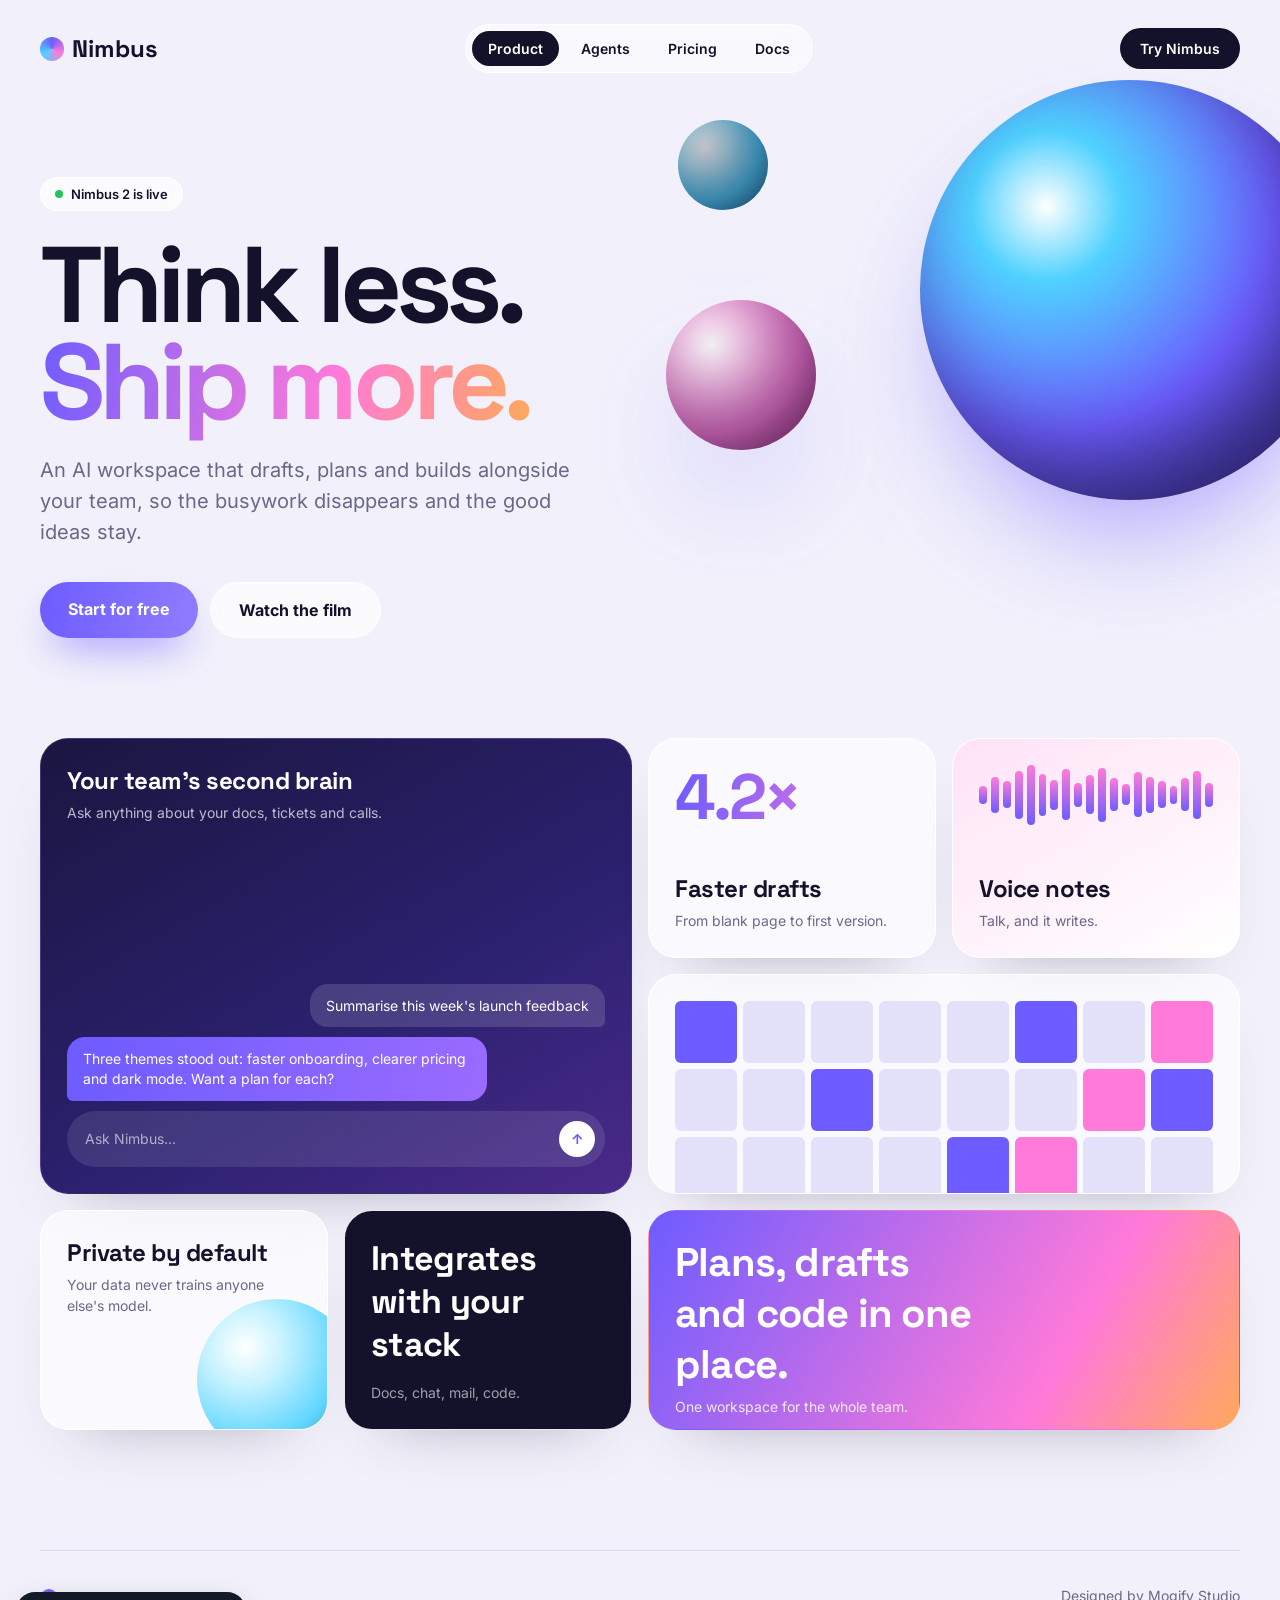
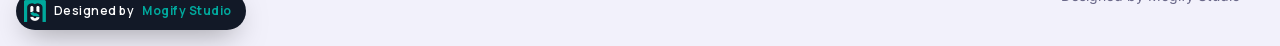
<file: work/nimbus-ai.html>
<!doctype html><html lang="en"><head><meta charset="utf-8"><meta name="viewport" content="width=device-width, initial-scale=1">
<title>Nimbus AI Concept SaaS Landing Page | Mogify Studio</title>
<meta name="description" content="Concept SaaS landing page for a fictional AI product, designed and hand-coded by Mogify Studio, a web design and UI/UX studio in Karachi, Pakistan.">
<meta name="robots" content="index, follow, max-image-preview:large">
<meta name="author" content="Mogify Studio">
<link rel="canonical" href="https://mogifystudio.sites.tab.bot/work/nimbus-ai">
<meta property="og:type" content="website">
<meta property="og:site_name" content="Mogify Studio">
<meta property="og:locale" content="en_US">
<meta property="og:url" content="https://mogifystudio.sites.tab.bot/work/nimbus-ai">
<meta property="og:title" content="Nimbus AI Concept SaaS Landing Page | Mogify Studio">
<meta property="og:description" content="Concept SaaS landing page for a fictional AI product, designed and hand-coded by Mogify Studio, a web design and UI/UX studio in Karachi, Pakistan.">
<meta property="og:image" content="https://mogifystudio.sites.tab.bot/og.png">
<meta property="og:image:alt" content="Mogify Studio, web design and branding studio in Karachi">
<meta property="og:logo" content="https://mogifystudio.sites.tab.bot/logo.png">
<meta name="twitter:card" content="summary_large_image">
<meta name="twitter:site" content="@mogifystudio">
<meta name="twitter:title" content="Nimbus AI Concept SaaS Landing Page | Mogify Studio">
<meta name="twitter:description" content="Concept SaaS landing page for a fictional AI product, designed and hand-coded by Mogify Studio, a web design and UI/UX studio in Karachi, Pakistan.">
<meta name="twitter:image" content="https://mogifystudio.sites.tab.bot/og.png">
<meta name="twitter:image:alt" content="Mogify Studio, web design and branding studio in Karachi">
<script type="application/ld+json">{"@context": "https://schema.org", "@graph": [{"@type": "WebPage", "@id": "https://mogifystudio.sites.tab.bot/work/nimbus-ai#webpage", "url": "https://mogifystudio.sites.tab.bot/work/nimbus-ai", "name": "Nimbus AI Concept SaaS Landing Page | Mogify Studio", "description": "Concept SaaS landing page for a fictional AI product, designed and hand-coded by Mogify Studio, a web design and UI/UX studio in Karachi, Pakistan.", "isPartOf": {"@type": "WebSite", "@id": "https://mogifystudio.sites.tab.bot/#website", "name": "Mogify Studio", "url": "https://mogifystudio.sites.tab.bot/"}, "primaryImageOfPage": {"@type": "ImageObject", "url": "https://mogifystudio.sites.tab.bot/assets/img/web/nimbus-ai.webp"}, "inLanguage": "en", "mainEntity": {"@id": "https://mogifystudio.sites.tab.bot/work/nimbus-ai#work"}}, {"@type": "CreativeWork", "@id": "https://mogifystudio.sites.tab.bot/work/nimbus-ai#work", "name": "Nimbus AI (concept website)", "description": "Concept SaaS landing page for a fictional AI product, designed and hand-coded by Mogify Studio, a web design and UI/UX studio in Karachi, Pakistan.", "url": "https://mogifystudio.sites.tab.bot/work/nimbus-ai", "image": "https://mogifystudio.sites.tab.bot/assets/img/web/nimbus-ai.webp", "creator": {"@type": "Organization", "@id": "https://mogifystudio.sites.tab.bot/#org", "name": "Mogify Studio", "url": "https://mogifystudio.sites.tab.bot/"}, "genre": "Web design", "inLanguage": "en"}, {"@type": "BreadcrumbList", "itemListElement": [{"@type": "ListItem", "position": 1, "name": "Mogify Studio", "item": "https://mogifystudio.sites.tab.bot/"}, {"@type": "ListItem", "position": 2, "name": "Work", "item": "https://mogifystudio.sites.tab.bot/#work"}, {"@type": "ListItem", "position": 3, "name": "Nimbus AI", "item": "https://mogifystudio.sites.tab.bot/work/nimbus-ai"}]}]}</script>
<link rel="icon" href="../favicon.ico" sizes="any">
<link rel="icon" type="image/png" sizes="48x48" href="../favicon-48.png">
<link rel="icon" type="image/png" sizes="96x96" href="../favicon-96.png">
<link rel="icon" type="image/png" sizes="192x192" href="../favicon-192.png">
<link rel="icon" type="image/png" sizes="512x512" href="../favicon-512.png">
<link rel="apple-touch-icon" href="../apple-touch-icon.png">
<meta name="theme-color" content="#121927">
<style>@font-face{font-family:"Manrope";font-weight:200 800;font-display:swap;src:url(../assets/fonts/manrope-latin.woff2) format("woff2")}
@font-face{font-family:"Fraunces";font-weight:300 700;font-display:swap;src:url(fonts/Fraunces.woff2) format("woff2")}
@font-face{font-family:"Space Grotesk";font-weight:400 700;font-display:swap;src:url(fonts/SpaceGrotesk.woff2) format("woff2")}
@font-face{font-family:"Inter";font-weight:400 700;font-display:swap;src:url(fonts/Inter.woff2) format("woff2")}
*,*::before,*::after{box-sizing:border-box}body{margin:0;-webkit-font-smoothing:antialiased}img,svg{display:block;max-width:100%}a{color:inherit;text-decoration:none}h1,h2,h3,p{margin:0}ul{list-style:none;margin:0;padding:0}.mg-rib{position:absolute;left:16px;bottom:16px;z-index:50;display:flex;align-items:center;gap:8px;padding:8px 14px 8px 8px;border-radius:99px;background:#121927;color:#fff;font:600 12px/1 "Manrope",system-ui,sans-serif;letter-spacing:.04em;text-decoration:none;box-shadow:0 10px 30px -10px rgba(0,0,0,.5)}.mg-rib img{width:22px;height:22px}.mg-rib b{color:#00A99D}
:root{--bg:#f2f1fb;--ink:#14122b;--mut:#6a6889;--v:#6d5cff;--p:#ff7ad9;--c:#4fd1ff}
body{background:var(--bg);color:var(--ink);font-family:"Inter",sans-serif;overflow-x:hidden}
.w{max-width:1280px;margin:0 auto;padding:0 40px;position:relative}
.orb{position:absolute;border-radius:50%;filter:blur(0);background:radial-gradient(circle at 30% 30%,#fff 0,var(--c) 18%,var(--v) 55%,#2a1f7a 100%);box-shadow:inset -30px -40px 80px rgba(20,18,43,.45),0 60px 120px -40px rgba(109,92,255,.6)}
.o1{width:420px;height:420px;right:-60px;top:80px}
.o2{width:150px;height:150px;left:52%;top:300px;background:radial-gradient(circle at 30% 30%,#fff 0,#ffd1f2 20%,var(--p) 60%,#8a1f6a 100%)}
.o3{width:90px;height:90px;right:40%;top:120px;background:radial-gradient(circle at 30% 30%,#fff,#bff0ff 25%,var(--c) 60%,#0b5f8a)}
nav{display:flex;align-items:center;justify-content:space-between;padding:24px 0;position:relative;z-index:2}
.logo{font-family:"Space Grotesk";font-weight:700;font-size:24px;display:flex;gap:8px;align-items:center}.logo i{width:24px;height:24px;border-radius:50%;background:conic-gradient(var(--v),var(--p),var(--c),var(--v))}
.glassnav{display:flex;gap:6px;padding:6px;border-radius:99px;background:rgba(255,255,255,.55);backdrop-filter:blur(14px);border:1px solid rgba(255,255,255,.8);font-size:14px;font-weight:600}
.glassnav span{padding:9px 16px;border-radius:99px}.glassnav .on{background:var(--ink);color:#fff}
.go{padding:12px 20px;border-radius:99px;background:var(--ink);color:#fff;font-weight:600;font-size:14px}
.hero{padding:80px 0 60px;position:relative;z-index:2}
.badge{display:inline-flex;gap:8px;align-items:center;padding:8px 14px;border-radius:99px;background:rgba(255,255,255,.7);border:1px solid #fff;font-size:13px;font-weight:600;backdrop-filter:blur(10px)}
.badge i{width:8px;height:8px;border-radius:50%;background:#22c55e}
h1{font-family:"Space Grotesk";font-size:clamp(62px,8.4vw,132px);line-height:.9;letter-spacing:-.055em;margin:26px 0 24px;max-width:10ch}
h1 span{background:linear-gradient(100deg,var(--v),var(--p) 60%,#ffa95c);-webkit-background-clip:text;background-clip:text;color:transparent}
.lead{font-size:20px;color:var(--mut);max-width:42ch;line-height:1.55}
.cta{display:flex;gap:12px;margin-top:34px}
.b1{padding:17px 28px;border-radius:99px;background:linear-gradient(100deg,var(--v),#8f7dff);color:#fff;font-weight:700;box-shadow:0 20px 40px -14px rgba(109,92,255,.7)}
.b2{padding:17px 28px;border-radius:99px;background:rgba(255,255,255,.7);border:1px solid #fff;font-weight:700}
.bento{display:grid;grid-template-columns:repeat(4,1fr);grid-auto-rows:220px;gap:16px;padding:40px 0 120px;position:relative;z-index:2}
.t{border-radius:28px;padding:26px;background:rgba(255,255,255,.62);backdrop-filter:blur(18px);border:1px solid rgba(255,255,255,.9);box-shadow:0 30px 60px -40px rgba(20,18,43,.35);position:relative;overflow:hidden;display:flex;flex-direction:column;justify-content:space-between}
.t h3{font-family:"Space Grotesk";font-size:24px;letter-spacing:-.02em;margin:0}.t p{color:var(--mut);font-size:14px;line-height:1.5;margin-top:6px}
.t.big{grid-column:span 2;grid-row:span 2;background:linear-gradient(150deg,#1a1640,#2b2170 60%,#4b2a8a);color:#fff;border-color:rgba(255,255,255,.1)}
.t.big p{color:rgba(255,255,255,.7)}
.chat{display:grid;gap:10px;margin-top:10px}
.msg{max-width:78%;padding:12px 16px;border-radius:18px;font-size:14px;line-height:1.4}
.msg.u{justify-self:end;background:rgba(255,255,255,.14);border-bottom-right-radius:6px}
.msg.a{background:linear-gradient(100deg,var(--v),#9a6bff);border-bottom-left-radius:6px}
.inp{display:flex;align-items:center;gap:10px;padding:10px 10px 10px 18px;border-radius:99px;background:rgba(255,255,255,.1);font-size:14px;color:rgba(255,255,255,.6)}.inp b{margin-left:auto;width:36px;height:36px;border-radius:50%;background:#fff;display:grid;place-items:center;color:var(--v)}
.t.wide{grid-column:span 2}
.num{font-family:"Space Grotesk";font-size:64px;font-weight:700;letter-spacing:-.05em;line-height:1;background:linear-gradient(100deg,var(--v),var(--p));-webkit-background-clip:text;background-clip:text;color:transparent}
.wave{display:flex;align-items:center;gap:4px;height:60px}.wave i{flex:1;border-radius:4px;background:linear-gradient(180deg,var(--p),var(--v))}
.dots{display:grid;grid-template-columns:repeat(8,1fr);gap:6px}.dots i{aspect-ratio:1;border-radius:6px;background:#e4e1fb}.dots i.on{background:var(--v)}.dots i.p{background:var(--p)}
.mini-orb{position:absolute;right:-30px;bottom:-30px;width:160px;height:160px;border-radius:50%;background:radial-gradient(circle at 30% 30%,#fff,#bff0ff 25%,var(--c) 60%,#0b5f8a);opacity:.9}
.logos{display:flex;justify-content:space-between;align-items:center;padding:30px 0 90px;color:#a5a3c2;font-family:"Space Grotesk";font-weight:700;font-size:22px;letter-spacing:-.02em;position:relative;z-index:2}
footer{padding:36px 0;display:flex;justify-content:space-between;color:var(--mut);font-size:14px;border-top:1px solid #dcdaf0}
body{position:relative}</style></head><body><div class="w"><span class="orb o1"></span><span class="orb o2"></span><span class="orb o3"></span>
<nav><span class="logo"><i></i>Nimbus</span><div class="glassnav"><span class="on">Product</span><span>Agents</span><span>Pricing</span><span>Docs</span></div><span class="go">Try Nimbus</span></nav>
<div class="hero"><span class="badge"><i></i>Nimbus 2 is live</span><h1>Think less. <span>Ship more.</span></h1><p class="lead">An AI workspace that drafts, plans and builds alongside your team, so the busywork disappears and the good ideas stay.</p><div class="cta"><span class="b1">Start for free</span><span class="b2">Watch the film</span></div></div>
<div class="bento"><div class="t big"><div><h3>Your team's second brain</h3><p>Ask anything about your docs, tickets and calls.</p></div><div class="chat"><div class="msg u">Summarise this week's launch feedback</div><div class="msg a">Three themes stood out: faster onboarding, clearer pricing and dark mode. Want a plan for each?</div><div class="inp">Ask Nimbus…<b>↑</b></div></div></div>
<div class="t"><span class="num">4.2×</span><div><h3>Faster drafts</h3><p>From blank page to first version.</p></div></div>
<div class="t" style="background:linear-gradient(150deg,#ffe3f6,#fff)"><div class="wave"><i style="height:30%"></i><i style="height:60%"></i><i style="height:45%"></i><i style="height:80%"></i><i style="height:100%"></i><i style="height:70%"></i><i style="height:50%"></i><i style="height:85%"></i><i style="height:40%"></i><i style="height:65%"></i><i style="height:90%"></i><i style="height:55%"></i><i style="height:35%"></i><i style="height:75%"></i><i style="height:60%"></i><i style="height:45%"></i><i style="height:30%"></i><i style="height:55%"></i><i style="height:80%"></i><i style="height:40%"></i></div><div><h3>Voice notes</h3><p>Talk, and it writes.</p></div></div>
<div class="t wide"><div class="dots"><i class="on"></i><i class=""></i><i class=""></i><i class=""></i><i class=""></i><i class="on"></i><i class=""></i><i class="p"></i><i class=""></i><i class=""></i><i class="on"></i><i class=""></i><i class=""></i><i class=""></i><i class="p"></i><i class="on"></i><i class=""></i><i class=""></i><i class=""></i><i class=""></i><i class="on"></i><i class="p"></i><i class=""></i><i class=""></i><i class=""></i><i class="on"></i><i class=""></i><i class=""></i><i class="p"></i><i class=""></i><i class="on"></i><i class=""></i></div><div><h3>Agents that run on schedule</h3><p>Reports, follow-ups and digests, handled every morning.</p></div></div>
<div class="t"><span class="mini-orb"></span><div><h3>Private by default</h3><p>Your data never trains anyone else's model.</p></div></div>
<div class="t" style="background:var(--ink);color:#fff"><h3 style="font-size:34px">Integrates with your stack</h3><p style="color:rgba(255,255,255,.6)">Docs, chat, mail, code.</p></div><div class="t wide" style="background:linear-gradient(120deg,#6d5cff,#ff7ad9 70%,#ffa95c);color:#fff;border-color:transparent"><h3 style="font-size:40px;max-width:12ch">Plans, drafts and code in one place.</h3><p style="color:rgba(255,255,255,.85)">One workspace for the whole team.</p></div></div>
<footer><span class="logo" style="font-size:18px"><i style="width:18px;height:18px"></i>Nimbus</span><span>Designed by Mogify Studio</span></footer></div>
<a class="mg-rib" href="../#work" title="Designed by Mogify Studio, web design agency in Karachi"><img src="../assets/brand/mogify-mark-w.png" alt="Mogify Studio logo" width="22" height="22">Designed by <b>Mogify Studio</b></a></body></html>
</file>
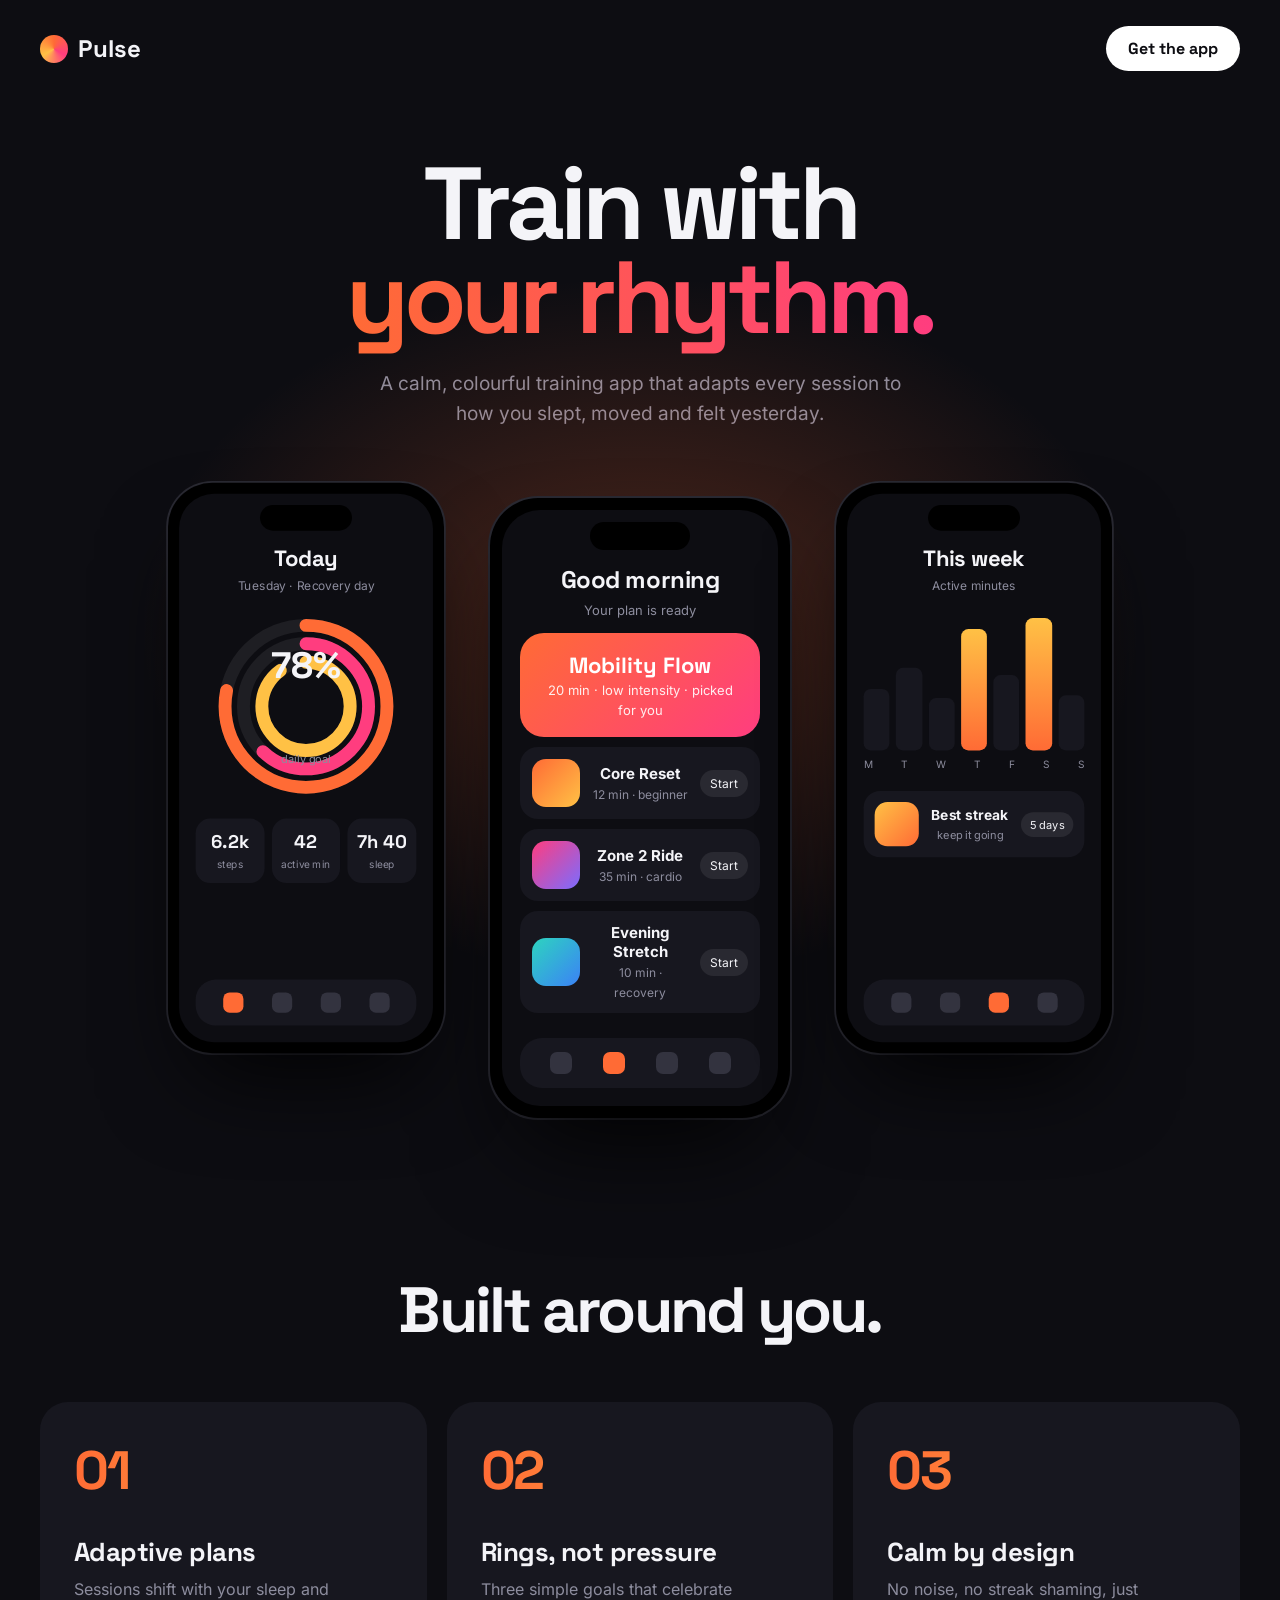
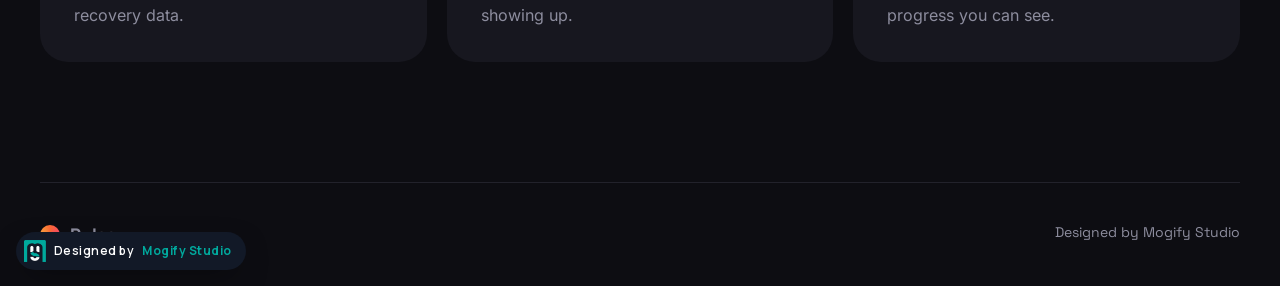
<file: work/pulse-app.html>
<!doctype html><html lang="en"><head><meta charset="utf-8"><meta name="viewport" content="width=device-width, initial-scale=1">
<title>Pulse Fitness App Concept UI/UX Design | Mogify Studio</title>
<meta name="description" content="Concept fitness app UI/UX and landing page for a fictional product, designed and hand-coded by Mogify Studio, a UI/UX studio in Karachi, Pakistan.">
<meta name="robots" content="index, follow, max-image-preview:large">
<meta name="author" content="Mogify Studio">
<link rel="canonical" href="https://mogifystudio.sites.tab.bot/work/pulse-app">
<meta property="og:type" content="website">
<meta property="og:site_name" content="Mogify Studio">
<meta property="og:locale" content="en_US">
<meta property="og:url" content="https://mogifystudio.sites.tab.bot/work/pulse-app">
<meta property="og:title" content="Pulse Fitness App Concept UI/UX Design | Mogify Studio">
<meta property="og:description" content="Concept fitness app UI/UX and landing page for a fictional product, designed and hand-coded by Mogify Studio, a UI/UX studio in Karachi, Pakistan.">
<meta property="og:image" content="https://mogifystudio.sites.tab.bot/og.png">
<meta property="og:image:alt" content="Mogify Studio, web design and branding studio in Karachi">
<meta property="og:logo" content="https://mogifystudio.sites.tab.bot/logo.png">
<meta name="twitter:card" content="summary_large_image">
<meta name="twitter:site" content="@mogifystudio">
<meta name="twitter:title" content="Pulse Fitness App Concept UI/UX Design | Mogify Studio">
<meta name="twitter:description" content="Concept fitness app UI/UX and landing page for a fictional product, designed and hand-coded by Mogify Studio, a UI/UX studio in Karachi, Pakistan.">
<meta name="twitter:image" content="https://mogifystudio.sites.tab.bot/og.png">
<meta name="twitter:image:alt" content="Mogify Studio, web design and branding studio in Karachi">
<script type="application/ld+json">{"@context": "https://schema.org", "@graph": [{"@type": "WebPage", "@id": "https://mogifystudio.sites.tab.bot/work/pulse-app#webpage", "url": "https://mogifystudio.sites.tab.bot/work/pulse-app", "name": "Pulse Fitness App Concept UI/UX Design | Mogify Studio", "description": "Concept fitness app UI/UX and landing page for a fictional product, designed and hand-coded by Mogify Studio, a UI/UX studio in Karachi, Pakistan.", "isPartOf": {"@type": "WebSite", "@id": "https://mogifystudio.sites.tab.bot/#website", "name": "Mogify Studio", "url": "https://mogifystudio.sites.tab.bot/"}, "primaryImageOfPage": {"@type": "ImageObject", "url": "https://mogifystudio.sites.tab.bot/assets/img/web/pulse-app.webp"}, "inLanguage": "en", "mainEntity": {"@id": "https://mogifystudio.sites.tab.bot/work/pulse-app#work"}}, {"@type": "CreativeWork", "@id": "https://mogifystudio.sites.tab.bot/work/pulse-app#work", "name": "Pulse Fitness App (concept website)", "description": "Concept fitness app UI/UX and landing page for a fictional product, designed and hand-coded by Mogify Studio, a UI/UX studio in Karachi, Pakistan.", "url": "https://mogifystudio.sites.tab.bot/work/pulse-app", "image": "https://mogifystudio.sites.tab.bot/assets/img/web/pulse-app.webp", "creator": {"@type": "Organization", "@id": "https://mogifystudio.sites.tab.bot/#org", "name": "Mogify Studio", "url": "https://mogifystudio.sites.tab.bot/"}, "genre": "Web design", "inLanguage": "en"}, {"@type": "BreadcrumbList", "itemListElement": [{"@type": "ListItem", "position": 1, "name": "Mogify Studio", "item": "https://mogifystudio.sites.tab.bot/"}, {"@type": "ListItem", "position": 2, "name": "Work", "item": "https://mogifystudio.sites.tab.bot/#work"}, {"@type": "ListItem", "position": 3, "name": "Pulse Fitness App", "item": "https://mogifystudio.sites.tab.bot/work/pulse-app"}]}]}</script>
<link rel="icon" href="../favicon.ico" sizes="any">
<link rel="icon" type="image/png" sizes="48x48" href="../favicon-48.png">
<link rel="icon" type="image/png" sizes="96x96" href="../favicon-96.png">
<link rel="icon" type="image/png" sizes="192x192" href="../favicon-192.png">
<link rel="icon" type="image/png" sizes="512x512" href="../favicon-512.png">
<link rel="apple-touch-icon" href="../apple-touch-icon.png">
<meta name="theme-color" content="#121927">
<style>@font-face{font-family:"Manrope";font-weight:200 800;font-display:swap;src:url(../assets/fonts/manrope-latin.woff2) format("woff2")}
@font-face{font-family:"Fraunces";font-weight:300 700;font-display:swap;src:url(fonts/Fraunces.woff2) format("woff2")}
@font-face{font-family:"Space Grotesk";font-weight:400 700;font-display:swap;src:url(fonts/SpaceGrotesk.woff2) format("woff2")}
@font-face{font-family:"Inter";font-weight:400 700;font-display:swap;src:url(fonts/Inter.woff2) format("woff2")}
*,*::before,*::after{box-sizing:border-box}body{margin:0;-webkit-font-smoothing:antialiased}img,svg{display:block;max-width:100%}a{color:inherit;text-decoration:none}h1,h2,h3,p{margin:0}ul{list-style:none;margin:0;padding:0}.mg-rib{position:absolute;left:16px;bottom:16px;z-index:50;display:flex;align-items:center;gap:8px;padding:8px 14px 8px 8px;border-radius:99px;background:#121927;color:#fff;font:600 12px/1 "Manrope",system-ui,sans-serif;letter-spacing:.04em;text-decoration:none;box-shadow:0 10px 30px -10px rgba(0,0,0,.5)}.mg-rib img{width:22px;height:22px}.mg-rib b{color:#00A99D}
:root{--bg:#0d0d12;--card:#17171f;--org:#ff6b35;--pink:#ff3d7f;--yel:#ffc145;--txt:#f4f4f8;--mut:#8d8d9e}
body{background:var(--bg);color:var(--txt);font-family:"Space Grotesk",sans-serif}
.w{max-width:1280px;margin:0 auto;padding:0 40px}
nav{display:flex;justify-content:space-between;align-items:center;padding:26px 0}
.logo{display:flex;gap:10px;align-items:center;font-weight:700;font-size:24px}.logo i{width:28px;height:28px;border-radius:50%;background:conic-gradient(var(--org),var(--pink),var(--yel),var(--org))}
.dl{padding:12px 22px;border-radius:99px;background:#fff;color:#0d0d12;font-weight:700}
.hero{text-align:center;padding:60px 0 40px;position:relative}
.hero::before{content:"";position:absolute;left:50%;top:180px;width:1000px;height:700px;transform:translateX(-50%);background:radial-gradient(closest-side,rgba(255,107,53,.28),transparent);pointer-events:none}
h1{font-size:clamp(60px,8vw,126px);letter-spacing:-.05em;line-height:.92;position:relative}
h1 span{background:linear-gradient(90deg,var(--org),var(--pink));-webkit-background-clip:text;background-clip:text;color:transparent}
.lead{color:var(--mut);font-size:19px;max-width:46ch;margin:24px auto 0;line-height:1.55;font-family:"Inter"}
.phones{display:flex;justify-content:center;align-items:flex-end;gap:34px;margin-top:70px;position:relative}
.ph{width:300px;height:620px;border-radius:48px;background:#000;padding:12px;box-shadow:0 50px 100px -30px rgba(0,0,0,.9),0 0 0 2px #2a2a33}
.ph:nth-child(1),.ph:nth-child(3){transform:translateY(-40px) scale(.92)}
.sc{height:100%;border-radius:38px;background:var(--bg);overflow:hidden;padding:20px 18px;font-family:"Inter";position:relative}
.isl{width:100px;height:28px;border-radius:99px;background:#000;margin:-8px auto 14px}
.sc h4{margin:0 0 4px;font-family:"Space Grotesk";font-size:24px;letter-spacing:-.02em}.sc .m{color:var(--mut);font-size:13px}
.rings{position:relative;width:200px;height:200px;margin:22px auto}
.rings svg{position:absolute;inset:0;transform:rotate(-90deg)}
.rings b{position:absolute;inset:0;display:grid;place-items:center;font-family:"Space Grotesk";font-size:40px;text-align:center;line-height:1}
.rings b small{display:block;font-size:12px;color:var(--mut);font-family:"Inter";font-weight:400;margin-top:4px}
.stats{display:grid;grid-template-columns:repeat(3,1fr);gap:8px}
.stats div{background:var(--card);border-radius:16px;padding:12px 8px;text-align:center}.stats b{display:block;font-family:"Space Grotesk";font-size:20px}.stats span{font-size:11px;color:var(--mut)}
.wk{display:flex;align-items:center;gap:12px;background:var(--card);border-radius:18px;padding:12px;margin-top:10px}
.wk i{width:48px;height:48px;border-radius:14px;flex:none}.wk div{flex:1}.wk b{display:block;font-size:15px}.wk span{font-size:12px;color:var(--mut)}.wk em{font-style:normal;font-size:12px;padding:6px 10px;border-radius:99px;background:rgba(255,255,255,.08)}
.hero-card{border-radius:24px;padding:18px;margin-top:14px;background:linear-gradient(135deg,var(--org),var(--pink));color:#fff}
.hero-card b{font-family:"Space Grotesk";font-size:22px;display:block}.hero-card span{font-size:13px;opacity:.9}
.chart{display:flex;align-items:flex-end;gap:7px;height:150px;margin:20px 0 8px}
.chart i{flex:1;border-radius:8px;background:var(--card)}.chart i.on{background:linear-gradient(180deg,var(--yel),var(--org))}
.days{display:flex;justify-content:space-between;font-size:11px;color:var(--mut)}
.tabbar{position:absolute;left:18px;right:18px;bottom:18px;display:flex;justify-content:space-around;padding:14px;border-radius:22px;background:var(--card)}
.tabbar i{width:22px;height:22px;border-radius:7px;background:#33333f}.tabbar i.on{background:var(--org)}
section{padding:120px 0}
.grid{display:grid;grid-template-columns:repeat(3,1fr);gap:20px}
.g{border-radius:28px;padding:34px;background:var(--card);min-height:260px;display:flex;flex-direction:column;justify-content:space-between}
.g b{font-size:54px;letter-spacing:-.04em;background:linear-gradient(90deg,var(--org),var(--yel));-webkit-background-clip:text;background-clip:text;color:transparent}
.g h3{font-size:26px;margin:0 0 8px;letter-spacing:-.02em}.g p{color:var(--mut);font-family:"Inter";line-height:1.6}
.h2{font-size:64px;letter-spacing:-.045em;line-height:1;text-align:center;margin-bottom:60px}
footer{padding:40px 0;display:flex;justify-content:space-between;color:var(--mut);font-size:14px;border-top:1px solid #22222b}
body{position:relative}</style></head><body><div class="w">
<nav><span class="logo"><i></i>Pulse</span><span class="dl">Get the app</span></nav>
<div class="hero"><h1>Train with<br><span>your rhythm.</span></h1><p class="lead">A calm, colourful training app that adapts every session to how you slept, moved and felt yesterday.</p>
<div class="phones">
<div class="ph"><div class="sc"><div class="isl"></div><h4>Today</h4><span class="m">Tuesday · Recovery day</span><div class="rings"><svg viewBox="0 0 200 200"><circle cx="100" cy="100" r="88" fill="none" stroke="rgba(255,255,255,.07)" stroke-width="14"/><circle cx="100" cy="100" r="88" fill="none" stroke="#ff6b35" stroke-width="14" stroke-linecap="round" stroke-dasharray="431.3 552.9"/><circle cx="100" cy="100" r="68" fill="none" stroke="rgba(255,255,255,.07)" stroke-width="14"/><circle cx="100" cy="100" r="68" fill="none" stroke="#ff3d7f" stroke-width="14" stroke-linecap="round" stroke-dasharray="264.9 427.3"/><circle cx="100" cy="100" r="48" fill="none" stroke="rgba(255,255,255,.07)" stroke-width="14"/><circle cx="100" cy="100" r="48" fill="none" stroke="#ffc145" stroke-width="14" stroke-linecap="round" stroke-dasharray="271.4 301.6"/></svg><b>78%<small>daily goal</small></b></div><div class="stats"><div><b>6.2k</b><span>steps</span></div><div><b>42</b><span>active min</span></div><div><b>7h 40</b><span>sleep</span></div></div><div class="tabbar"><i class="on"></i><i></i><i></i><i></i></div></div></div>
<div class="ph"><div class="sc"><div class="isl"></div><h4>Good morning</h4><span class="m">Your plan is ready</span><div class="hero-card"><b>Mobility Flow</b><span>20 min · low intensity · picked for you</span></div>
<div class="wk"><i style="background:linear-gradient(135deg,#ff6b35,#ffc145)"></i><div><b>Core Reset</b><span>12 min · beginner</span></div><em>Start</em></div>
<div class="wk"><i style="background:linear-gradient(135deg,#ff3d7f,#7b6cff)"></i><div><b>Zone 2 Ride</b><span>35 min · cardio</span></div><em>Start</em></div>
<div class="wk"><i style="background:linear-gradient(135deg,#2dd4bf,#3b82f6)"></i><div><b>Evening Stretch</b><span>10 min · recovery</span></div><em>Start</em></div><div class="tabbar"><i></i><i class="on"></i><i></i><i></i></div></div></div>
<div class="ph"><div class="sc"><div class="isl"></div><h4>This week</h4><span class="m">Active minutes</span><div class="chart"><i class="" style="height:45%"></i><i class="" style="height:60%"></i><i class="" style="height:38%"></i><i class="on" style="height:88%"></i><i class="" style="height:55%"></i><i class="on" style="height:96%"></i><i class="" style="height:40%"></i></div><div class="days"><span>M</span><span>T</span><span>W</span><span>T</span><span>F</span><span>S</span><span>S</span></div>
<div class="wk" style="margin-top:22px"><i style="background:linear-gradient(135deg,#ffc145,#ff6b35)"></i><div><b>Best streak</b><span>keep it going</span></div><em>5 days</em></div><div class="tabbar"><i></i><i></i><i class="on"></i><i></i></div></div></div>
</div></div>
<section><h2 class="h2">Built around you.</h2><div class="grid"><div class="g"><b>01</b><div><h3>Adaptive plans</h3><p>Sessions shift with your sleep and recovery data.</p></div></div><div class="g"><b>02</b><div><h3>Rings, not pressure</h3><p>Three simple goals that celebrate showing up.</p></div></div><div class="g"><b>03</b><div><h3>Calm by design</h3><p>No noise, no streak shaming, just progress you can see.</p></div></div></div></section>
<footer><span class="logo" style="font-size:18px"><i style="width:20px;height:20px"></i>Pulse</span><span>Designed by Mogify Studio</span></footer></div>
<a class="mg-rib" href="../#work" title="Designed by Mogify Studio, web design agency in Karachi"><img src="../assets/brand/mogify-mark-w.png" alt="Mogify Studio logo" width="22" height="22">Designed by <b>Mogify Studio</b></a></body></html>
</file>
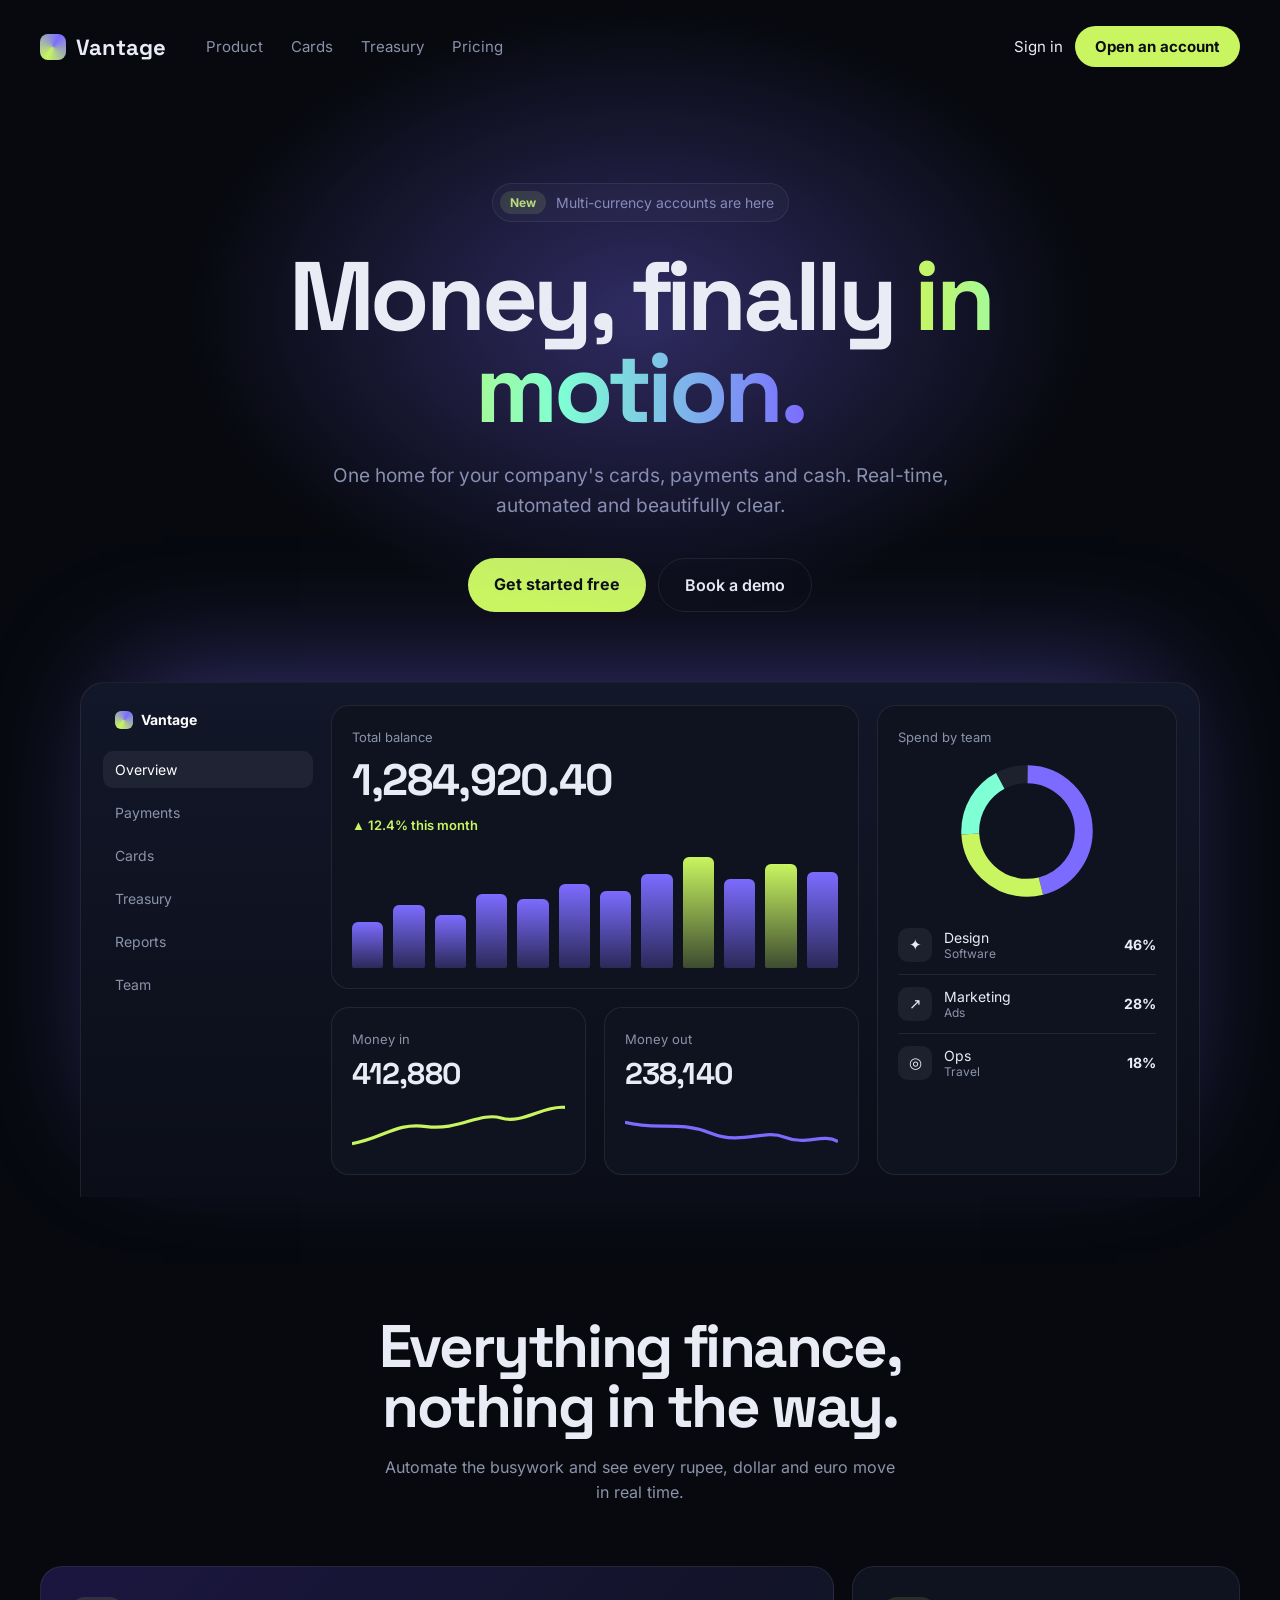
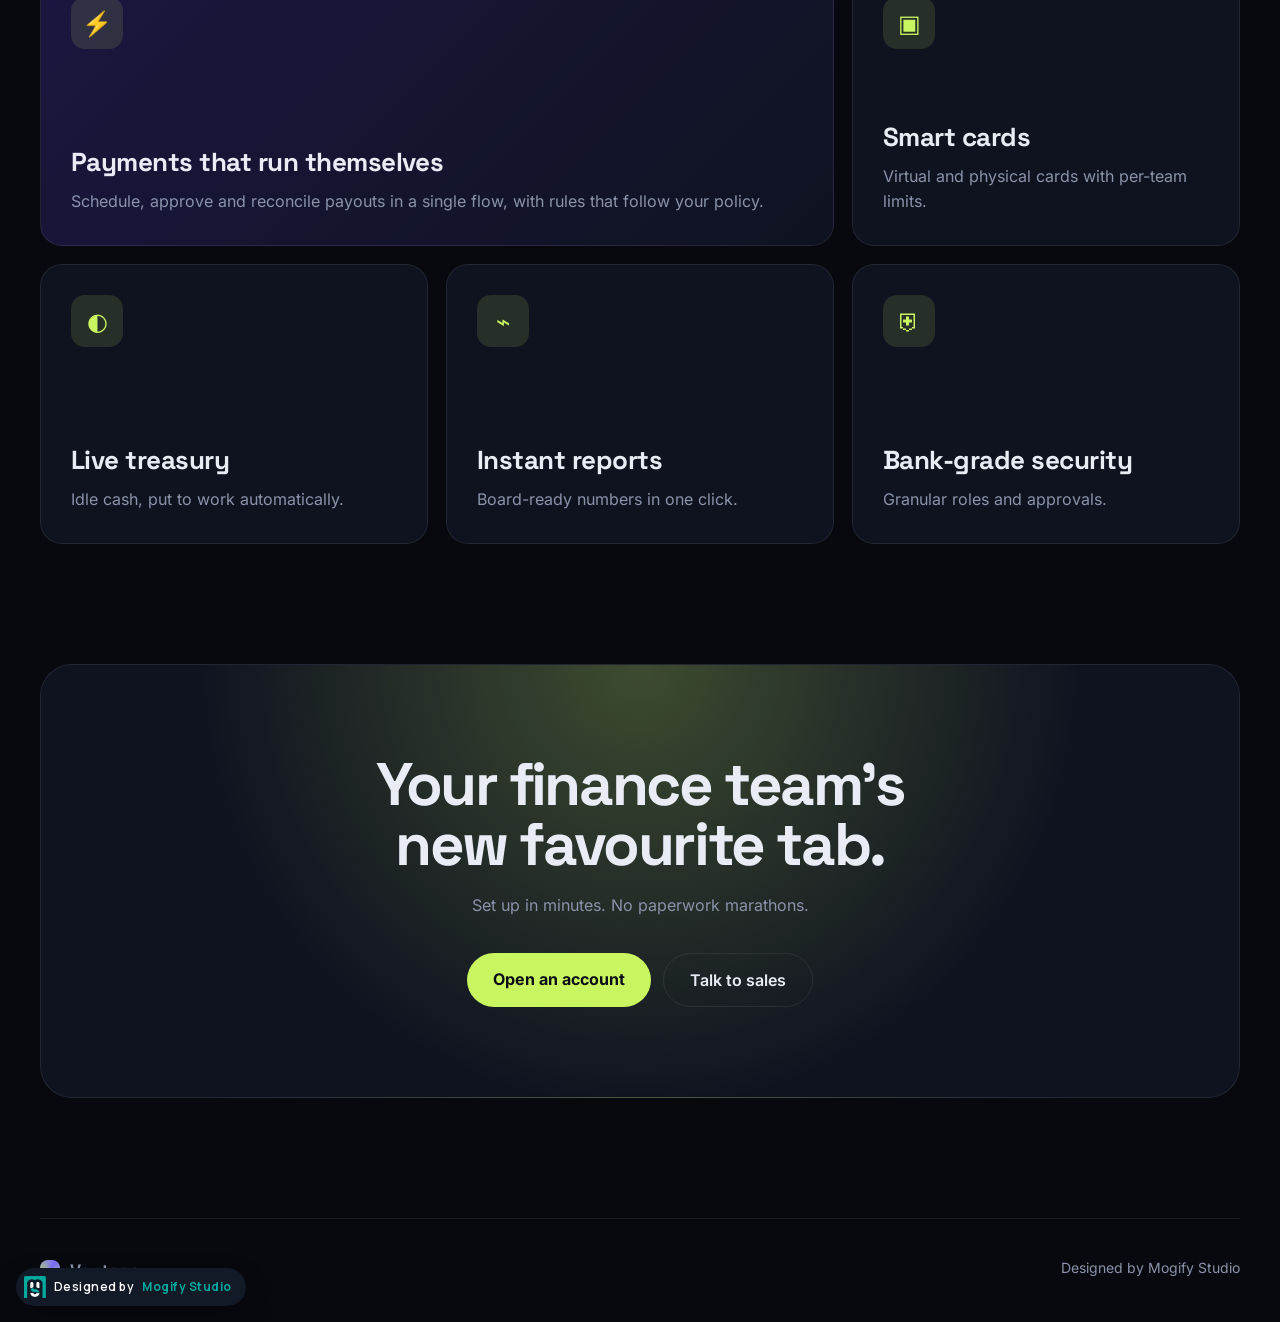
<file: work/vantage-finance.html>
<!doctype html><html lang="en"><head><meta charset="utf-8"><meta name="viewport" content="width=device-width, initial-scale=1">
<title>Vantage Finance Concept Fintech Website | Mogify Studio</title>
<meta name="description" content="Concept fintech website for a fictional finance product, designed and hand-coded by Mogify Studio, a web design agency in Karachi, Pakistan.">
<meta name="robots" content="index, follow, max-image-preview:large">
<meta name="author" content="Mogify Studio">
<link rel="canonical" href="https://mogifystudio.sites.tab.bot/work/vantage-finance">
<meta property="og:type" content="website">
<meta property="og:site_name" content="Mogify Studio">
<meta property="og:locale" content="en_US">
<meta property="og:url" content="https://mogifystudio.sites.tab.bot/work/vantage-finance">
<meta property="og:title" content="Vantage Finance Concept Fintech Website | Mogify Studio">
<meta property="og:description" content="Concept fintech website for a fictional finance product, designed and hand-coded by Mogify Studio, a web design agency in Karachi, Pakistan.">
<meta property="og:image" content="https://mogifystudio.sites.tab.bot/og.png">
<meta property="og:image:alt" content="Mogify Studio, web design and branding studio in Karachi">
<meta property="og:logo" content="https://mogifystudio.sites.tab.bot/logo.png">
<meta name="twitter:card" content="summary_large_image">
<meta name="twitter:site" content="@mogifystudio">
<meta name="twitter:title" content="Vantage Finance Concept Fintech Website | Mogify Studio">
<meta name="twitter:description" content="Concept fintech website for a fictional finance product, designed and hand-coded by Mogify Studio, a web design agency in Karachi, Pakistan.">
<meta name="twitter:image" content="https://mogifystudio.sites.tab.bot/og.png">
<meta name="twitter:image:alt" content="Mogify Studio, web design and branding studio in Karachi">
<script type="application/ld+json">{"@context": "https://schema.org", "@graph": [{"@type": "WebPage", "@id": "https://mogifystudio.sites.tab.bot/work/vantage-finance#webpage", "url": "https://mogifystudio.sites.tab.bot/work/vantage-finance", "name": "Vantage Finance Concept Fintech Website | Mogify Studio", "description": "Concept fintech website for a fictional finance product, designed and hand-coded by Mogify Studio, a web design agency in Karachi, Pakistan.", "isPartOf": {"@type": "WebSite", "@id": "https://mogifystudio.sites.tab.bot/#website", "name": "Mogify Studio", "url": "https://mogifystudio.sites.tab.bot/"}, "primaryImageOfPage": {"@type": "ImageObject", "url": "https://mogifystudio.sites.tab.bot/assets/img/web/vantage-finance.webp"}, "inLanguage": "en", "mainEntity": {"@id": "https://mogifystudio.sites.tab.bot/work/vantage-finance#work"}}, {"@type": "CreativeWork", "@id": "https://mogifystudio.sites.tab.bot/work/vantage-finance#work", "name": "Vantage Finance OS (concept website)", "description": "Concept fintech website for a fictional finance product, designed and hand-coded by Mogify Studio, a web design agency in Karachi, Pakistan.", "url": "https://mogifystudio.sites.tab.bot/work/vantage-finance", "image": "https://mogifystudio.sites.tab.bot/assets/img/web/vantage-finance.webp", "creator": {"@type": "Organization", "@id": "https://mogifystudio.sites.tab.bot/#org", "name": "Mogify Studio", "url": "https://mogifystudio.sites.tab.bot/"}, "genre": "Web design", "inLanguage": "en"}, {"@type": "BreadcrumbList", "itemListElement": [{"@type": "ListItem", "position": 1, "name": "Mogify Studio", "item": "https://mogifystudio.sites.tab.bot/"}, {"@type": "ListItem", "position": 2, "name": "Work", "item": "https://mogifystudio.sites.tab.bot/#work"}, {"@type": "ListItem", "position": 3, "name": "Vantage Finance OS", "item": "https://mogifystudio.sites.tab.bot/work/vantage-finance"}]}]}</script>
<link rel="icon" href="../favicon.ico" sizes="any">
<link rel="icon" type="image/png" sizes="48x48" href="../favicon-48.png">
<link rel="icon" type="image/png" sizes="96x96" href="../favicon-96.png">
<link rel="icon" type="image/png" sizes="192x192" href="../favicon-192.png">
<link rel="icon" type="image/png" sizes="512x512" href="../favicon-512.png">
<link rel="apple-touch-icon" href="../apple-touch-icon.png">
<meta name="theme-color" content="#121927">
<style>@font-face{font-family:"Manrope";font-weight:200 800;font-display:swap;src:url(../assets/fonts/manrope-latin.woff2) format("woff2")}
@font-face{font-family:"Fraunces";font-weight:300 700;font-display:swap;src:url(fonts/Fraunces.woff2) format("woff2")}
@font-face{font-family:"Space Grotesk";font-weight:400 700;font-display:swap;src:url(fonts/SpaceGrotesk.woff2) format("woff2")}
@font-face{font-family:"Inter";font-weight:400 700;font-display:swap;src:url(fonts/Inter.woff2) format("woff2")}
*,*::before,*::after{box-sizing:border-box}body{margin:0;-webkit-font-smoothing:antialiased}img,svg{display:block;max-width:100%}a{color:inherit;text-decoration:none}h1,h2,h3,p{margin:0}ul{list-style:none;margin:0;padding:0}.mg-rib{position:absolute;left:16px;bottom:16px;z-index:50;display:flex;align-items:center;gap:8px;padding:8px 14px 8px 8px;border-radius:99px;background:#121927;color:#fff;font:600 12px/1 "Manrope",system-ui,sans-serif;letter-spacing:.04em;text-decoration:none;box-shadow:0 10px 30px -10px rgba(0,0,0,.5)}.mg-rib img{width:22px;height:22px}.mg-rib b{color:#00A99D}
:root{--bg:#07090f;--card:#0f1320;--line:rgba(255,255,255,.08);--lime:#c8f560;--vio:#7b6cff;--txt:#e9ecf5;--mut:#8a93a9}
body{background:var(--bg);color:var(--txt);font-family:"Inter",sans-serif}
.w{max-width:1280px;margin:0 auto;padding:0 40px}
nav{display:flex;align-items:center;gap:40px;padding:26px 0}
.logo{display:flex;align-items:center;gap:10px;font-family:"Space Grotesk";font-weight:700;font-size:22px}
.logo i{width:26px;height:26px;border-radius:8px;background:conic-gradient(from 210deg,var(--lime),var(--vio),var(--lime))}
nav ul{display:flex;gap:28px;color:var(--mut);font-size:15px}
nav .r{margin-left:auto;display:flex;gap:12px;align-items:center;font-size:15px}
.pill{padding:11px 20px;border-radius:99px;background:var(--lime);color:#0a0d14;font-weight:700}
.hero{position:relative;text-align:center;padding:90px 0 0}
.glow{position:absolute;left:50%;top:-80px;width:900px;height:600px;transform:translateX(-50%);background:radial-gradient(closest-side,rgba(123,108,255,.35),transparent);pointer-events:none}
.chip{display:inline-flex;gap:10px;align-items:center;padding:7px 14px 7px 7px;border-radius:99px;border:1px solid var(--line);background:rgba(255,255,255,.03);font-size:14px;color:var(--mut)}
.chip b{padding:4px 10px;border-radius:99px;background:rgba(200,245,96,.14);color:var(--lime);font-size:12px}
h1{font-family:"Space Grotesk";font-size:clamp(56px,7.6vw,118px);line-height:.95;letter-spacing:-.045em;margin:28px auto 26px;max-width:12ch;position:relative}
h1 span{background:linear-gradient(90deg,var(--lime),#7fffd4 40%,var(--vio));-webkit-background-clip:text;background-clip:text;color:transparent}
.lead{color:var(--mut);font-size:19px;max-width:52ch;margin:0 auto 36px;line-height:1.6}
.btns{display:flex;gap:12px;justify-content:center}
.b2{padding:16px 26px;border-radius:99px;border:1px solid var(--line);font-weight:600}
.b1{padding:16px 26px;border-radius:99px;background:var(--lime);color:#0a0d14;font-weight:700}
.dash{margin:70px auto 0;max-width:1120px;border-radius:24px 24px 0 0;border:1px solid var(--line);border-bottom:0;background:linear-gradient(180deg,#121729,#0b0e18);padding:22px;display:grid;grid-template-columns:210px 1fr 300px;gap:18px;text-align:left;box-shadow:0 -40px 120px -40px rgba(123,108,255,.45)}
.side{display:flex;flex-direction:column;gap:6px;font-size:14px;color:var(--mut)}
.side span{padding:10px 12px;border-radius:10px}.side .on{background:rgba(255,255,255,.06);color:#fff}
.side .lg{display:flex;gap:8px;align-items:center;color:#fff;font-weight:700;padding:6px 12px 16px}
.main{display:grid;gap:18px}
.card{background:var(--card);border:1px solid var(--line);border-radius:18px;padding:20px}
.k{font-size:13px;color:var(--mut)}
.big{font-family:"Space Grotesk";font-size:44px;font-weight:700;letter-spacing:-.03em;margin:6px 0}
.up{color:var(--lime);font-size:13px;font-weight:600}
.row{display:grid;grid-template-columns:1fr 1fr;gap:18px}
.bars{display:flex;align-items:end;gap:10px;height:120px;margin-top:14px}
.bars i{flex:1;border-radius:6px 6px 2px 2px;background:linear-gradient(180deg,var(--vio),rgba(123,108,255,.25))}
.bars i.l{background:linear-gradient(180deg,var(--lime),rgba(200,245,96,.25))}
.tx{display:flex;justify-content:space-between;align-items:center;padding:12px 0;border-bottom:1px solid var(--line);font-size:14px}
.tx:last-child{border:0}.tx .ic{width:34px;height:34px;border-radius:10px;display:grid;place-items:center;background:rgba(255,255,255,.06);margin-right:12px;font-size:15px}
.tx div{display:flex;align-items:center}.tx small{display:block;color:var(--mut);font-size:12px}
.ring{width:150px;height:150px;margin:10px auto}
section{padding:120px 0}
.h2{font-family:"Space Grotesk";font-size:60px;letter-spacing:-.04em;line-height:1;text-align:center;max-width:16ch;margin:0 auto 18px}
.sub{color:var(--mut);text-align:center;max-width:52ch;margin:0 auto 60px;line-height:1.6}
.feat{display:grid;grid-template-columns:repeat(3,1fr);gap:18px}
.f{background:var(--card);border:1px solid var(--line);border-radius:22px;padding:30px;min-height:280px;display:flex;flex-direction:column;justify-content:space-between;position:relative;overflow:hidden}
.f .ico{width:52px;height:52px;border-radius:14px;display:grid;place-items:center;background:rgba(200,245,96,.12);color:var(--lime);font-size:24px}
.f h3{font-family:"Space Grotesk";font-size:26px;margin:22px 0 10px;letter-spacing:-.02em}.f p{color:var(--mut);line-height:1.6}
.f.wide{grid-column:span 2;background:linear-gradient(135deg,#1b1640,#0f1320)}
.cta{border-radius:32px;padding:90px 40px;text-align:center;background:radial-gradient(circle at 50% 0%,rgba(200,245,96,.25),transparent 60%),var(--card);border:1px solid var(--line)}
footer{padding:40px 0;display:flex;justify-content:space-between;color:var(--mut);font-size:14px;border-top:1px solid var(--line)}
body{position:relative}</style></head><body><div class="w">
<nav><span class="logo"><i></i>Vantage</span><ul><li>Product</li><li>Cards</li><li>Treasury</li><li>Pricing</li></ul><div class="r"><span>Sign in</span><span class="pill">Open an account</span></div></nav>
<div class="hero"><div class="glow"></div><span class="chip"><b>New</b>Multi-currency accounts are here</span><h1>Money, finally <span>in motion.</span></h1><p class="lead">One home for your company's cards, payments and cash. Real-time, automated and beautifully clear.</p><div class="btns"><span class="b1">Get started free</span><span class="b2">Book a demo</span></div>
<div class="dash"><div class="side"><span class="lg"><i style="width:18px;height:18px;border-radius:6px;background:conic-gradient(from 210deg,#c8f560,#7b6cff,#c8f560)"></i>Vantage</span><span class="on">Overview</span><span>Payments</span><span>Cards</span><span>Treasury</span><span>Reports</span><span>Team</span></div>
<div class="main"><div class="card"><span class="k">Total balance</span><div class="big">1,284,920.40</div><span class="up">▲ 12.4% this month</span><div class="bars"><i class="" style="height:38%"></i><i class="" style="height:52%"></i><i class="" style="height:44%"></i><i class="" style="height:61%"></i><i class="" style="height:57%"></i><i class="" style="height:70%"></i><i class="" style="height:64%"></i><i class="" style="height:78%"></i><i class="l" style="height:92%"></i><i class="" style="height:74%"></i><i class="l" style="height:86%"></i><i class="" style="height:80%"></i></div></div>
<div class="row"><div class="card"><span class="k">Money in</span><div class="big" style="font-size:30px">412,880</div><svg viewBox="0 0 200 50" style="margin-top:8px"><path d="M0 40 C30 35 40 20 70 24 S120 10 140 16 S180 4 200 6" fill="none" stroke="#c8f560" stroke-width="3"/></svg></div><div class="card"><span class="k">Money out</span><div class="big" style="font-size:30px">238,140</div><svg viewBox="0 0 200 50" style="margin-top:8px"><path d="M0 20 C30 28 50 18 80 30 S130 26 150 34 S185 30 200 38" fill="none" stroke="#7b6cff" stroke-width="3"/></svg></div></div></div>
<div class="card"><span class="k">Spend by team</span><svg class="ring" viewBox="0 0 42 42"><circle cx="21" cy="21" r="15.9" fill="none" stroke="rgba(255,255,255,.06)" stroke-width="5"/><circle cx="21" cy="21" r="15.9" fill="none" stroke="#7b6cff" stroke-width="5" stroke-dasharray="46 54" stroke-dashoffset="25"/><circle cx="21" cy="21" r="15.9" fill="none" stroke="#c8f560" stroke-width="5" stroke-dasharray="28 72" stroke-dashoffset="79"/><circle cx="21" cy="21" r="15.9" fill="none" stroke="#7fffd4" stroke-width="5" stroke-dasharray="18 82" stroke-dashoffset="51"/></svg>
<div class="tx"><div><span class="ic">✦</span><span>Design<small>Software</small></span></div><b>46%</b></div><div class="tx"><div><span class="ic">↗</span><span>Marketing<small>Ads</small></span></div><b>28%</b></div><div class="tx"><div><span class="ic">◎</span><span>Ops<small>Travel</small></span></div><b>18%</b></div></div></div></div></div>
<section><div class="w"><h2 class="h2">Everything finance, nothing in the way.</h2><p class="sub">Automate the busywork and see every rupee, dollar and euro move in real time.</p>
<div class="feat"><div class="f wide"><span class="ico">⚡</span><div><h3>Payments that run themselves</h3><p>Schedule, approve and reconcile payouts in a single flow, with rules that follow your policy.</p></div></div><div class="f"><span class="ico">▣</span><div><h3>Smart cards</h3><p>Virtual and physical cards with per-team limits.</p></div></div><div class="f"><span class="ico">◐</span><div><h3>Live treasury</h3><p>Idle cash, put to work automatically.</p></div></div><div class="f"><span class="ico">⌁</span><div><h3>Instant reports</h3><p>Board-ready numbers in one click.</p></div></div><div class="f"><span class="ico">⛨</span><div><h3>Bank-grade security</h3><p>Granular roles and approvals.</p></div></div></div></div></section>
<section style="padding-top:0"><div class="w"><div class="cta"><h2 class="h2">Your finance team's new favourite tab.</h2><p class="sub" style="margin-bottom:34px">Set up in minutes. No paperwork marathons.</p><div class="btns"><span class="b1">Open an account</span><span class="b2">Talk to sales</span></div></div></div></section>
<div class="w"><footer><span class="logo" style="font-size:18px"><i style="width:20px;height:20px"></i>Vantage</span><span>Designed by Mogify Studio</span></footer></div>
<a class="mg-rib" href="../#work" title="Designed by Mogify Studio, web design agency in Karachi"><img src="../assets/brand/mogify-mark-w.png" alt="Mogify Studio logo" width="22" height="22">Designed by <b>Mogify Studio</b></a></body></html>
</file>
